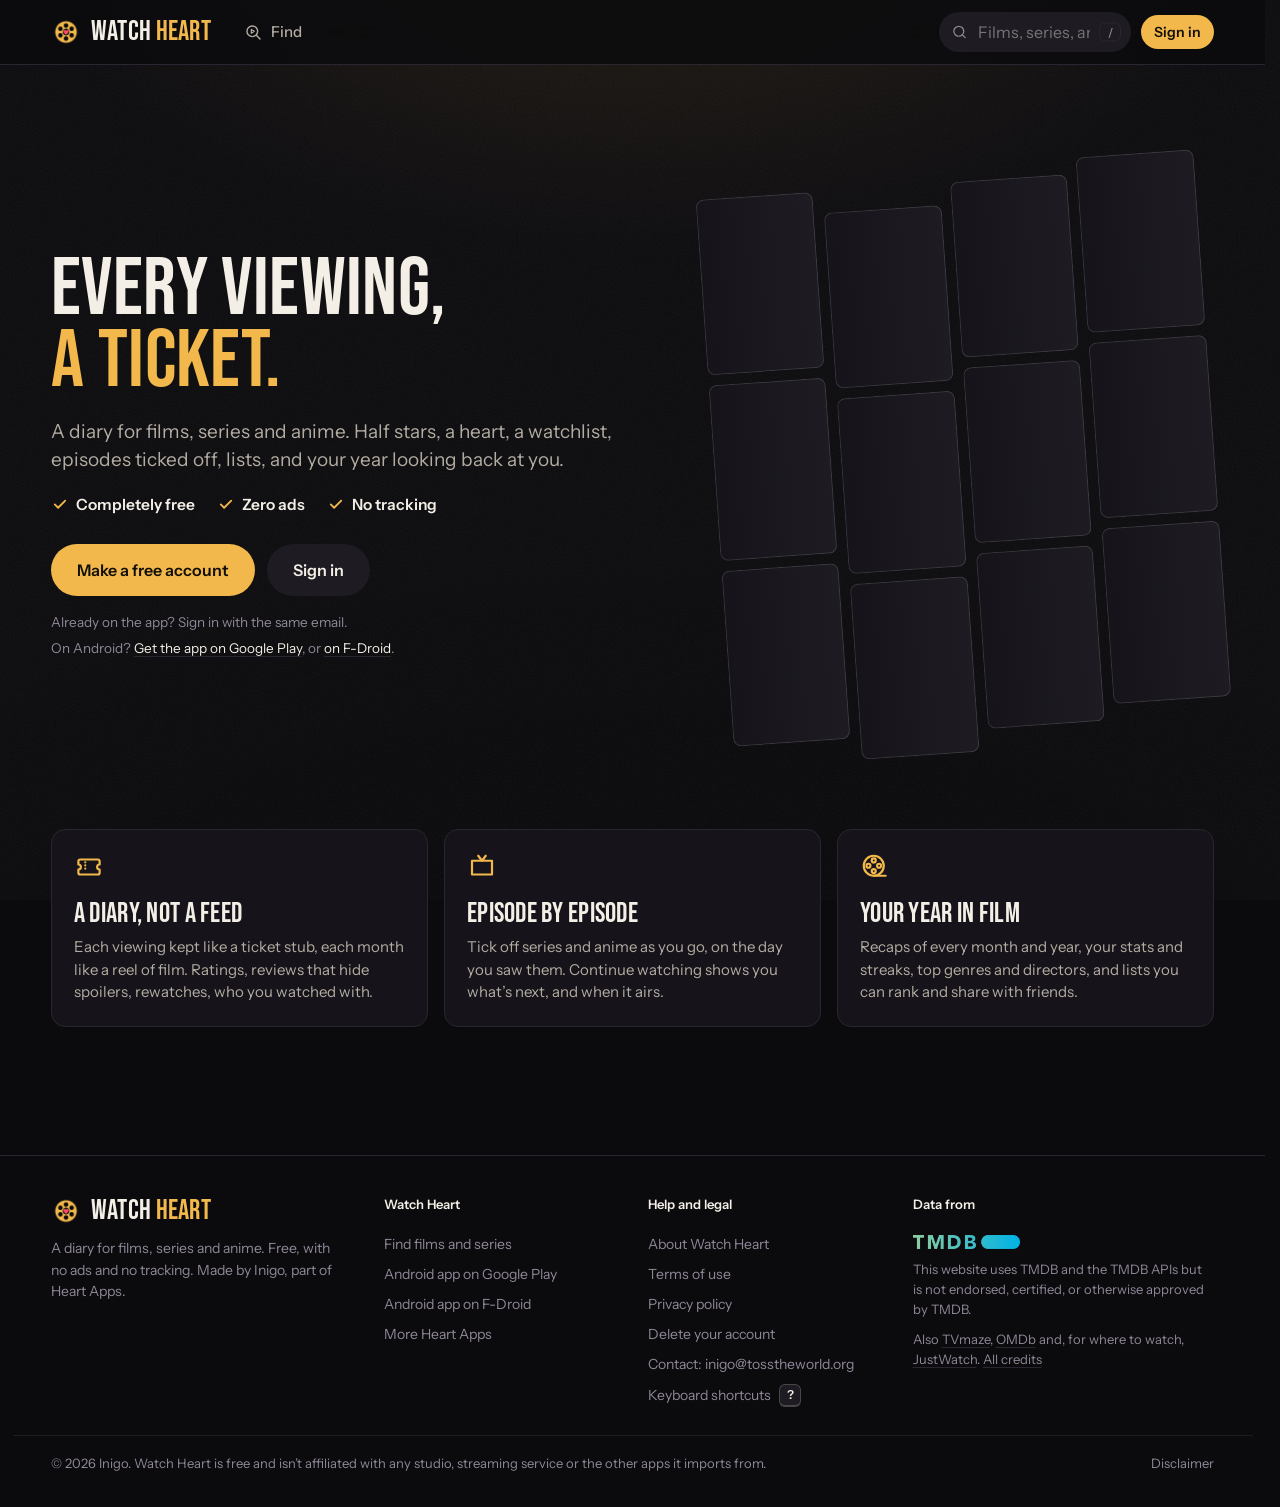
<file: index.html>
<!doctype html>
<html lang="en" data-theme="dark">
  <head>
    <meta charset="UTF-8" />
    <meta name="viewport" content="width=device-width, initial-scale=1, viewport-fit=cover" />
    <meta name="theme-color" content="#0B0A0D" />
    <meta name="description" content="Watch Heart on the web: your diary of films, series and anime, the same one as in the app. Log with half stars and a heart, keep a watchlist, follow series episode by episode, make lists and look back on your year." />
    <link rel="canonical" href="https://watchheart.in/" />
    <meta property="og:type" content="website" />
    <meta property="og:site_name" content="Watch Heart" />
    <meta property="og:title" content="Watch Heart: your film, series and anime diary" />
    <meta property="og:description" content="Log what you watched with half stars and a heart, keep a watchlist, tick off series episode by episode and look back on your year. On the web and on Android, in one account." />
    <meta property="og:url" content="https://watchheart.in/" />
    <meta property="og:image" content="https://watchheart.in/og.png" />
    <meta property="og:image:secure_url" content="https://watchheart.in/og.png" />
    <meta property="og:image:type" content="image/png" />
    <meta property="og:image:width" content="1200" />
    <meta property="og:image:height" content="630" />
    <meta property="og:image:alt" content="Watch Heart: every viewing, a ticket. A diary for films, series and anime." />
    <meta name="twitter:card" content="summary_large_image" />
    <meta name="twitter:title" content="Watch Heart: your film, series and anime diary" />
    <meta name="twitter:image" content="https://watchheart.in/og.png" />
    <link rel="icon" type="image/png" href="favicon.png" />
    <link rel="apple-touch-icon" href="icon.png" />
    <title>Watch Heart</title>
    <script type="module" crossorigin src="/assets/index-Cs19RJ-9.js"></script>
    <link rel="stylesheet" crossorigin href="/assets/index-GJwx33lx.css">
  </head>
  <body>
    <div id="root"></div>
  </body>
</html>
</file>
<file: assets/index-GJwx33lx.css>
@font-face{font-family:Instrument Sans;font-style:normal;font-display:swap;font-weight:400;src:url(/assets/instrument-sans-latin-ext-400-normal-Q_nF8v4l.woff2)format("woff2"),url(/assets/instrument-sans-latin-ext-400-normal-r32jotim.woff)format("woff");unicode-range:U+100-2BA,U+2BD-2C5,U+2C7-2CC,U+2CE-2D7,U+2DD-2FF,U+304,U+308,U+329,U+1D00-1DBF,U+1E00-1E9F,U+1EF2-1EFF,U+2020,U+20A0-20AB,U+20AD-20C0,U+2113,U+2C60-2C7F,U+A720-A7FF}@font-face{font-family:Instrument Sans;font-style:normal;font-display:swap;font-weight:400;src:url(/assets/instrument-sans-latin-400-normal-DRC__1Mx.woff2)format("woff2"),url(/assets/instrument-sans-latin-400-normal-D1W7dsQl.woff)format("woff");unicode-range:U+??,U+131,U+152-153,U+2BB-2BC,U+2C6,U+2DA,U+2DC,U+304,U+308,U+329,U+2000-206F,U+20AC,U+2122,U+2191,U+2193,U+2212,U+2215,U+FEFF,U+FFFD}@font-face{font-family:Instrument Sans;font-style:normal;font-display:swap;font-weight:500;src:url(/assets/instrument-sans-latin-ext-500-normal-CTEe1bJa.woff2)format("woff2"),url(/assets/instrument-sans-latin-ext-500-normal-CAxz3nsc.woff)format("woff");unicode-range:U+100-2BA,U+2BD-2C5,U+2C7-2CC,U+2CE-2D7,U+2DD-2FF,U+304,U+308,U+329,U+1D00-1DBF,U+1E00-1E9F,U+1EF2-1EFF,U+2020,U+20A0-20AB,U+20AD-20C0,U+2113,U+2C60-2C7F,U+A720-A7FF}@font-face{font-family:Instrument Sans;font-style:normal;font-display:swap;font-weight:500;src:url(/assets/instrument-sans-latin-500-normal-Dk9ku72i.woff2)format("woff2"),url(/assets/instrument-sans-latin-500-normal-Z6ESRlEs.woff)format("woff");unicode-range:U+??,U+131,U+152-153,U+2BB-2BC,U+2C6,U+2DA,U+2DC,U+304,U+308,U+329,U+2000-206F,U+20AC,U+2122,U+2191,U+2193,U+2212,U+2215,U+FEFF,U+FFFD}@font-face{font-family:Instrument Sans;font-style:normal;font-display:swap;font-weight:600;src:url(/assets/instrument-sans-latin-ext-600-normal-BsaQcF38.woff2)format("woff2"),url(/assets/instrument-sans-latin-ext-600-normal-DMks36a2.woff)format("woff");unicode-range:U+100-2BA,U+2BD-2C5,U+2C7-2CC,U+2CE-2D7,U+2DD-2FF,U+304,U+308,U+329,U+1D00-1DBF,U+1E00-1E9F,U+1EF2-1EFF,U+2020,U+20A0-20AB,U+20AD-20C0,U+2113,U+2C60-2C7F,U+A720-A7FF}@font-face{font-family:Instrument Sans;font-style:normal;font-display:swap;font-weight:600;src:url(/assets/instrument-sans-latin-600-normal-B7fBEWYG.woff2)format("woff2"),url(/assets/instrument-sans-latin-600-normal-B9e8oLYv.woff)format("woff");unicode-range:U+??,U+131,U+152-153,U+2BB-2BC,U+2C6,U+2DA,U+2DC,U+304,U+308,U+329,U+2000-206F,U+20AC,U+2122,U+2191,U+2193,U+2212,U+2215,U+FEFF,U+FFFD}@font-face{font-family:Instrument Sans;font-style:normal;font-display:swap;font-weight:700;src:url(/assets/instrument-sans-latin-ext-700-normal-ClYbKGw-.woff2)format("woff2"),url(/assets/instrument-sans-latin-ext-700-normal-BQc-7cTM.woff)format("woff");unicode-range:U+100-2BA,U+2BD-2C5,U+2C7-2CC,U+2CE-2D7,U+2DD-2FF,U+304,U+308,U+329,U+1D00-1DBF,U+1E00-1E9F,U+1EF2-1EFF,U+2020,U+20A0-20AB,U+20AD-20C0,U+2113,U+2C60-2C7F,U+A720-A7FF}@font-face{font-family:Instrument Sans;font-style:normal;font-display:swap;font-weight:700;src:url(/assets/instrument-sans-latin-700-normal-CYfAanHo.woff2)format("woff2"),url(/assets/instrument-sans-latin-700-normal-DfAjL1vF.woff)format("woff");unicode-range:U+??,U+131,U+152-153,U+2BB-2BC,U+2C6,U+2DA,U+2DC,U+304,U+308,U+329,U+2000-206F,U+20AC,U+2122,U+2191,U+2193,U+2212,U+2215,U+FEFF,U+FFFD}@font-face{font-family:Bebas Neue;font-style:normal;font-display:swap;font-weight:400;src:url(/assets/bebas-neue-latin-ext-400-normal-DWiEslNC.woff2)format("woff2"),url(/assets/bebas-neue-latin-ext-400-normal-HFKRJXnW.woff)format("woff");unicode-range:U+100-2BA,U+2BD-2C5,U+2C7-2CC,U+2CE-2D7,U+2DD-2FF,U+304,U+308,U+329,U+1D00-1DBF,U+1E00-1E9F,U+1EF2-1EFF,U+2020,U+20A0-20AB,U+20AD-20C0,U+2113,U+2C60-2C7F,U+A720-A7FF}@font-face{font-family:Bebas Neue;font-style:normal;font-display:swap;font-weight:400;src:url(/assets/bebas-neue-latin-400-normal-9mHNbWWO.woff2)format("woff2"),url(/assets/bebas-neue-latin-400-normal-Bi-ndsyu.woff)format("woff");unicode-range:U+??,U+131,U+152-153,U+2BB-2BC,U+2C6,U+2DA,U+2DC,U+304,U+308,U+329,U+2000-206F,U+20AC,U+2122,U+2191,U+2193,U+2212,U+2215,U+FEFF,U+FFFD}@font-face{font-family:Courier Prime;font-style:normal;font-display:swap;font-weight:400;src:url(/assets/courier-prime-latin-ext-400-normal-B-EsvyE4.woff2)format("woff2"),url(/assets/courier-prime-latin-ext-400-normal-CKOCNFvK.woff)format("woff");unicode-range:U+100-2BA,U+2BD-2C5,U+2C7-2CC,U+2CE-2D7,U+2DD-2FF,U+304,U+308,U+329,U+1D00-1DBF,U+1E00-1E9F,U+1EF2-1EFF,U+2020,U+20A0-20AB,U+20AD-20C0,U+2113,U+2C60-2C7F,U+A720-A7FF}@font-face{font-family:Courier Prime;font-style:normal;font-display:swap;font-weight:400;src:url(/assets/courier-prime-latin-400-normal-BbyBr73r.woff2)format("woff2"),url(/assets/courier-prime-latin-400-normal-BAlbUm6l.woff)format("woff");unicode-range:U+??,U+131,U+152-153,U+2BB-2BC,U+2C6,U+2DA,U+2DC,U+304,U+308,U+329,U+2000-206F,U+20AC,U+2122,U+2191,U+2193,U+2212,U+2215,U+FEFF,U+FFFD}@font-face{font-family:Courier Prime;font-style:normal;font-display:swap;font-weight:700;src:url(/assets/courier-prime-latin-ext-700-normal-ByMJlNdM.woff2)format("woff2"),url(/assets/courier-prime-latin-ext-700-normal-BIFoAzHx.woff)format("woff");unicode-range:U+100-2BA,U+2BD-2C5,U+2C7-2CC,U+2CE-2D7,U+2DD-2FF,U+304,U+308,U+329,U+1D00-1DBF,U+1E00-1E9F,U+1EF2-1EFF,U+2020,U+20A0-20AB,U+20AD-20C0,U+2113,U+2C60-2C7F,U+A720-A7FF}@font-face{font-family:Courier Prime;font-style:normal;font-display:swap;font-weight:700;src:url(/assets/courier-prime-latin-700-normal-D1YCjmaD.woff2)format("woff2"),url(/assets/courier-prime-latin-700-normal-CVvp4Sof.woff)format("woff");unicode-range:U+??,U+131,U+152-153,U+2BB-2BC,U+2C6,U+2DA,U+2DC,U+304,U+308,U+329,U+2000-206F,U+20AC,U+2122,U+2191,U+2193,U+2212,U+2215,U+FEFF,U+FFFD}:root{--bg:#0b0a0d;--glow:11%;--vignette:45%;--grain:.07;--card:#16141a;--elevated:#1e1b23;--text:#f4efe6;--muted:#8f8898;--muted-2:#b3aca2;--border:#2a2631;--accent:#f2b84b;--accent-on-dark:#f2b84b;--accent-text:#120f08;--accent-soft:#33280f;--chip:#1e1b23;--chip-active:#f4efe6;--chip-active-text:#0b0a0d;--star:#f2b84b;--like:#ff4d6d;--danger:#ff6464;--overlay:#000000c7;--hole:#0b0a0d;--strip:#000;--ticket:#1b1820;--ticket-edge:#2e2935;--kind-movie:#f2b84b;--kind-tv:#3de0f0;--kind-anime:#ff8fc7;--topbar:#0b0a0d;--font-ui:"Instrument Sans", system-ui, -apple-system, "Segoe UI", Roboto, sans-serif;--font-display:"Bebas Neue", Impact, "Arial Narrow", sans-serif;--font-ticket:"Courier Prime", "Courier New", monospace;--radius:14px;--radius-sm:10px;--gutter:clamp(16px, 3vw, 40px);--page:1240px;--ease-out:cubic-bezier(.23, 1, .32, 1);--ease-in-out:cubic-bezier(.77, 0, .175, 1);--shadow-raised:0 10px 30px #00000061;--lightningcss-light: ;--lightningcss-dark:initial;color-scheme:dark}:root[data-theme=light]{--bg:#f3ede1;--glow:14%;--vignette:0%;--grain:.05;--card:#fbf8f1;--elevated:#fff;--text:#1a1714;--muted:#685f54;--muted-2:#685f54;--border:#e0d6c5;--chip:#e9e1d2;--chip-active:#1a1714;--chip-active-text:#f3ede1;--star:#a06e00;--like:#e0314b;--danger:#b42f2f;--overlay:#14100c99;--hole:#f3ede1;--ticket:#fbf8f1;--ticket-edge:#e0d6c5;--kind-movie:#87600f;--kind-tv:#086c76;--kind-anime:#b8306f;--topbar:#f3ede1;--shadow-raised:0 10px 30px #3c280a24;--lightningcss-light:initial;--lightningcss-dark: ;color-scheme:light}*,:before,:after{box-sizing:border-box}html{-webkit-text-size-adjust:100%;scrollbar-gutter:stable;scrollbar-color:var(--border) transparent}body{background:var(--bg);color:var(--text);font:400 16px/1.5 var(--font-ui);-webkit-font-smoothing:antialiased;text-rendering:optimizelegibility;margin:0}img{max-width:100%;display:block}a{color:inherit;text-decoration:none}button,input,textarea,select{font:inherit;color:inherit}button{cursor:pointer;background:0 0;border:0;padding:0}html{-webkit-tap-highlight-color:transparent}:focus-visible{outline:2px solid var(--accent);outline-offset:2px}::selection{background:var(--accent);color:var(--accent-text)}.sr-only{clip:rect(0 0 0 0);white-space:nowrap;border:0;width:1px;height:1px;margin:-1px;padding:0;position:absolute;overflow:hidden}.muted{color:var(--muted)}.ticket-type{font-family:var(--font-ticket)}.topbar{z-index:40;background:color-mix(in srgb, var(--topbar) 80%, transparent);-webkit-backdrop-filter:blur(16px)saturate(1.2);backdrop-filter:blur(16px)saturate(1.2);border-bottom:1px solid var(--border);position:sticky;top:0}.topbar-inner{max-width:var(--page);padding:0 var(--gutter);align-items:center;gap:22px;height:64px;margin:0 auto;display:flex}.brand{font:400 28px/1 var(--font-display);letter-spacing:.01em;white-space:nowrap;flex:none;align-items:center;gap:10px;display:inline-flex}.brand img{border-radius:8px;width:30px;height:30px}.brand b{color:var(--accent);font-weight:400}.nav{gap:4px;display:flex}.nav a{min-height:40px;color:var(--muted-2);border-radius:999px;align-items:center;gap:8px;padding:0 11px;font-size:15px;font-weight:500;transition:color .16s,background-color .16s;display:inline-flex}.nav a:hover{color:var(--text)}.nav a.active{color:var(--text);background:var(--chip)}.nav a.active svg{color:var(--accent)}.top-actions{align-items:center;gap:10px;margin-left:auto;display:flex}input[type=search]::-webkit-search-cancel-button{appearance:none}input[type=search]::-webkit-search-decoration{appearance:none}.searchbox{position:relative}.searchbox input{background:var(--chip);width:clamp(160px,15vw,240px);height:40px;transition:border-color .16s, width .22s var(--ease-out);border:1px solid #0000;border-radius:999px;outline:none;padding:0 36px 0 38px}.searchbox input:focus{border-color:var(--border);width:clamp(220px,26vw,340px)}.searchbox:has(.qs-panel) input{border-color:var(--border);width:clamp(220px,26vw,340px)}.searchbox>svg{color:var(--muted);pointer-events:none;position:absolute;top:20px;left:12px;translate:0 -50%}.searchbox kbd{font:500 12px var(--font-ui);color:var(--muted);border:1px solid var(--border);border-radius:6px;padding:1px 6px;position:absolute;top:20px;right:10px;translate:0 -50%}.searchbox input:focus~kbd{display:none}.qs-clear{width:28px;height:28px;color:var(--muted);border-radius:50%;place-items:center;display:grid;position:absolute;top:20px;right:6px;translate:0 -50%}.qs-clear:hover{color:var(--text);background:color-mix(in srgb, var(--text) 8%, transparent)}.qs-panel{z-index:60;width:min(460px, calc(100vw - 2 * var(--gutter)));overscroll-behavior:contain;background:var(--elevated);border:1px solid var(--border);max-height:min(560px,100vh - 96px);box-shadow:var(--shadow-raised);animation:drop .18s var(--ease-out);border-radius:16px;padding:6px;position:absolute;top:calc(100% + 10px);right:0;overflow-y:auto}@keyframes drop{0%{opacity:0;translate:0 -6px}}.qs-panel ul{margin:0;padding:0;list-style:none}.qs-panel.stale .qs-row:not(.qs-all){opacity:.55}.qs-label{font:600 13px/1.3 var(--font-ui);color:var(--muted);margin:0;padding:10px 10px 6px}.qs-row{border-radius:10px;grid-template-columns:34px minmax(0,1fr) auto;align-items:center;gap:12px;padding:6px 10px 6px 6px;transition:opacity .16s;display:grid}.qs-row.on{background:var(--chip)}.qs-row .poster{border-radius:4px;width:34px}.qs-row .poster .no-art{padding:2px;font-size:10px}.qs-text{gap:2px;min-width:0;display:grid}.qs-text strong{white-space:nowrap;text-overflow:ellipsis;font-size:15px;font-weight:600;overflow:hidden}.qs-text small{min-width:0;color:var(--muted);white-space:nowrap;align-items:center;gap:8px;font-size:13px;display:flex}.qs-text mark{color:var(--accent);background:0 0}.qs-kind{font-weight:600}.qs-kind.movie{color:var(--kind-movie)}.qs-kind.tv{color:var(--kind-tv)}.qs-kind.anime{color:var(--kind-anime)}.qs-orig{text-overflow:ellipsis;overflow:hidden}.qs-mine{color:var(--accent);white-space:nowrap;font-size:12.5px;font-weight:600}.qs-row.qs-all{border-top:1px solid var(--border);min-height:42px;color:var(--muted-2);border-radius:0 0 10px 10px;margin-top:4px;padding:0 10px;font-size:14px;font-weight:600;display:flex}.qs-row.qs-all.on{color:var(--text)}.qs-all-text{text-overflow:ellipsis;white-space:nowrap;align-items:center;gap:4px;min-width:0;display:inline-flex;overflow:hidden}.qs-state{padding:0 4px 6px}.qs-note{color:var(--muted);margin:0;padding:6px 6px 10px;font-size:14px}.qs-ghost{grid-template-columns:34px minmax(0,1fr);align-items:center;gap:12px;padding:6px 6px 6px 2px;display:grid}.qs-ghost .poster{width:34px}.qs-ghost>.skeleton:last-child{width:60%;height:12px}.field-search{display:block;position:relative}.field-search>svg{color:var(--muted);pointer-events:none;position:absolute;top:50%;left:14px;translate:0 -50%}.field-search input{background:var(--chip);border:1px solid #0000;border-radius:999px;outline:none;width:100%;height:46px;padding:0 44px 0 42px;transition:border-color .16s}.field-search input:focus{border-color:var(--border)}.field-search.big input{height:54px;padding-left:46px;font-size:17px}.field-search.big>svg{left:16px}.field-search .qs-clear{top:50%;right:9px}.avatar-btn{border-radius:50%}.icon-btn{width:40px;height:40px;color:var(--muted-2);border-radius:50%;place-items:center;transition:background-color .16s,color .16s;display:inline-grid}.icon-btn:hover{background:var(--chip);color:var(--text)}.only-mobile{display:none!important}@media (width<=1260px) and (width>=861px){.searchbox{display:none}.top-actions .only-mobile{display:inline-grid!important}.topbar-inner{gap:16px}}.tabbar{display:none}@media (width<=860px){.nav,.searchbox,.only-desktop{display:none!important}.only-mobile{display:inline-grid!important}.topbar-inner{gap:12px;height:58px}.brand{font-size:25px}.tabbar{z-index:40;padding-bottom:env(safe-area-inset-bottom);background:var(--topbar);border-top:1px solid var(--border);grid-template-columns:repeat(5,1fr);display:grid;position:fixed;inset:auto 0 0}.tabbar a{color:var(--muted);justify-items:center;gap:2px;min-height:56px;padding:8px 0 7px;font-size:11.5px;font-weight:500;display:grid}.tabbar a.active{color:var(--accent)}.tabbar .tab-light{pointer-events:none;width:20%;height:2px;transition:transform .42s var(--ease-out);justify-content:center;display:flex;position:absolute;top:-1px;left:0}.tabbar .tab-light:before{content:"";background:var(--accent);border-radius:0 0 2px 2px;width:36px;height:2px}.tabbar .tab-light[hidden]{display:none}@media (prefers-reduced-motion:reduce){.tabbar .tab-light{transition:none}}.tabbar a.log-tab{align-content:center;padding:0;font-size:0;position:relative}.tabbar a.log-tab .log-orb{background:var(--accent);width:50px;height:50px;color:var(--accent-text);box-shadow:0 0 0 5px var(--topbar);transition:transform .14s var(--ease-out);border-radius:50%;place-items:center;margin-top:-18px;display:grid}.tabbar a.log-tab:active .log-orb{transform:scale(.93)}main{padding-bottom:84px}}.room-light{z-index:-1;pointer-events:none;background:radial-gradient(70% 55% at 50% -12%, color-mix(in srgb, var(--accent) var(--glow), transparent), transparent 72%), radial-gradient(120% 90% at 50% 120%, color-mix(in srgb, #000 var(--vignette), transparent), transparent 70%);position:fixed;inset:0}.room-light:after{content:"";opacity:var(--grain);background-image:url("data:image/svg+xml,%3Csvg xmlns='http://www.w3.org/2000/svg' width='180' height='180'%3E%3Cfilter id='n'%3E%3CfeTurbulence type='fractalNoise' baseFrequency='0.9' numOctaves='2' stitchTiles='stitch'/%3E%3CfeColorMatrix values='0 0 0 0 0.5 0 0 0 0 0.5 0 0 0 0 0.5 0 0 0 1 0'/%3E%3C/filter%3E%3Crect width='100%25' height='100%25' filter='url(%23n)'/%3E%3C/svg%3E");background-size:180px 180px;position:absolute;inset:0}@media print{.room-light{display:none}}main{min-height:calc(100vh - 64px)}.page{max-width:var(--page);padding:clamp(20px, 3.4vw, 40px) var(--gutter) 72px;margin:0 auto}.page-title{font:400 clamp(44px, 6vw, 72px)/.92 var(--font-display);letter-spacing:.005em;margin:0}.page-title b{color:var(--accent);font-weight:400}.page-head{flex-wrap:wrap;align-items:end;gap:16px;margin-bottom:28px;display:flex}.page-head .grow{flex:1}.lede{color:var(--muted-2);text-wrap:pretty;max-width:68ch;margin:10px 0 0}p,h1,h2,h3{text-wrap:pretty}.section{margin-top:clamp(32px,4vw,52px)}.section-head{flex-wrap:wrap;align-items:baseline;gap:2px 12px;margin-bottom:14px;display:flex}.section-head h2{max-width:100%;font:600 20px/1.25 var(--font-ui);flex:none;margin:0}.section-head .note{color:var(--muted);font-size:14px}.section-head .more{color:var(--muted);align-items:center;gap:2px;margin-left:auto;font-size:14px;font-weight:500;display:inline-flex}.section-head .more:hover{color:var(--text)}.label{font:600 13px/1.3 var(--font-ui);color:var(--muted);margin:0 0 8px}.card{background:var(--card);border:1px solid var(--border);border-radius:var(--radius)}.pad{padding:clamp(16px,2vw,24px)}.divider{background:var(--border);border:0;height:1px;margin:20px 0}.btn{background:var(--chip);min-height:42px;color:var(--text);white-space:nowrap;transition:background-color .16s, transform .14s var(--ease-out), opacity .16s;border-radius:999px;justify-content:center;align-items:center;gap:8px;padding:0 18px;font-size:15px;font-weight:600;display:inline-flex}.btn:hover{background:color-mix(in srgb, var(--chip) 80%, var(--text) 12%)}.btn:active{transform:scale(.97)}.btn.primary{background:var(--accent);color:var(--accent-text)}.btn.primary:hover{background:color-mix(in srgb, var(--accent) 88%, white 12%)}.btn.ghost{background:0 0}.btn.ghost:hover{background:var(--chip)}.btn.danger{color:var(--danger)}.btn.small{min-height:34px;padding:0 13px;font-size:14px}.btn.big{min-height:52px;padding:0 26px;font-size:16px}.btn.block{width:100%}.btn[disabled]{opacity:.45;pointer-events:none}.btn.on{background:var(--chip-active);color:var(--chip-active-text)}.btn.liked svg{color:var(--like)}.chips{flex-wrap:wrap;gap:8px;display:flex}.chip{background:var(--chip);min-height:36px;color:var(--text);border-radius:999px;align-items:center;gap:6px;padding:0 14px;font-size:14px;font-weight:500;transition:background-color .16s,color .16s;display:inline-flex}.chip:hover{background:color-mix(in srgb, var(--chip) 80%, var(--text) 10%)}.chip.on{background:var(--chip-active);color:var(--chip-active-text)}.chip .count{opacity:.6;font-weight:400}.wl-tools{flex:320px;align-items:center;gap:8px;min-width:0;display:flex}.wl-chips{scrollbar-width:none;flex-wrap:nowrap;flex:0 auto;min-width:0;margin-block:-4px;padding-block:4px;overflow-x:auto}.wl-chips::-webkit-scrollbar{display:none}.wl-chips>.chip{flex:none}@media (pointer:coarse){.chip{position:relative}.chip:after{content:"";position:absolute;inset:-4px 0}}.seg{isolation:isolate;background:var(--chip);border-radius:999px;gap:2px;max-width:100%;padding:4px;display:inline-flex;position:relative}.seg-thumb{z-index:-1;background:var(--chip-active);width:0;transition:transform .26s var(--ease-in-out), width .26s var(--ease-in-out), opacity .16s ease;border-radius:999px;position:absolute;top:4px;bottom:4px;left:0;box-shadow:0 1px 2px #0003,0 4px 14px #0000002e}.seg button{min-height:34px;color:var(--muted-2);white-space:nowrap;border-radius:999px;justify-content:center;align-items:center;gap:8px;padding:0 14px;font-size:14px;font-weight:500;transition:color .2s;display:inline-flex;position:relative}.seg button[aria-pressed=true],.seg button[aria-selected=true]{background:var(--chip-active);color:var(--chip-active-text)}:is(.seg:has(>.seg-thumb) button[aria-pressed=true],.seg:has(>.seg-thumb) button[aria-selected=true]){background:0 0}@media (hover:hover) and (pointer:fine){.seg button:not([aria-pressed=true],[aria-selected=true]):hover{color:var(--text)}}.seg.tabs{box-shadow:inset 0 0 0 1px var(--border);padding:5px}.seg.tabs .seg-thumb{top:5px;bottom:5px}.seg.tabs button{min-height:42px;padding:0 16px 0 20px;font-size:15px;font-weight:600}.seg .n{font-variant-numeric:tabular-nums;background:color-mix(in srgb, var(--text) 10%, transparent);min-width:26px;height:24px;color:var(--muted-2);border-radius:999px;place-items:center;padding:0 8px;font-size:12.5px;font-weight:700;transition:background-color .2s,color .2s;display:inline-grid}.seg [aria-selected=true] .n,.seg [aria-pressed=true] .n{background:var(--accent);color:var(--accent-text)}.kind{border:1px solid;border-radius:6px;place-self:start;align-items:center;height:22px;padding:0 7px;font-size:12.5px;font-weight:600;display:inline-flex}.kind.movie{color:var(--kind-movie)}.kind.tv{color:var(--kind-tv)}.kind.anime{color:var(--kind-anime)}.field{gap:6px;display:grid}.field>span{color:var(--muted-2);font-size:14px;font-weight:600}.input,.textarea,.select{border-radius:var(--radius-sm);background:var(--elevated);border:1px solid var(--border);outline:none;width:100%;min-height:46px;padding:11px 14px;transition:border-color .16s}.input:focus,.textarea:focus,.select:focus{border-color:var(--accent)}.select{appearance:none;cursor:pointer;text-overflow:ellipsis;background-image:url("data:image/svg+xml,%3Csvg xmlns='http://www.w3.org/2000/svg' viewBox='0 0 24 24' fill='none' stroke='%23908a80' stroke-width='2.2' stroke-linecap='round' stroke-linejoin='round'%3E%3Cpath d='M6 9l6 6 6-6'/%3E%3C/svg%3E");background-position:right 14px center;background-repeat:no-repeat;background-size:16px;padding-right:40px}.select::-ms-expand{display:none}.select-btn{text-align:left;white-space:nowrap;align-items:center;display:inline-flex}.select-btn>span{text-overflow:ellipsis;min-width:0;overflow:hidden}.select-btn[aria-expanded=true]{border-color:var(--accent)}.select-list{border:1px solid var(--border);background:var(--elevated);min-width:160px;max-width:min(380px,100vw - 24px);color:var(--text);overscroll-behavior:contain;scrollbar-width:thin;transform-origin:top;border-radius:14px;outline:none;margin:0;padding:6px;position:fixed;inset:auto;overflow-y:auto;box-shadow:0 18px 48px #0000006b,0 2px 6px #0003}.select-list[data-up=true]{transform-origin:bottom}.select-list:popover-open{opacity:1;transition:opacity .14s ease-out, transform .18s var(--ease-out);transform:none}@starting-style{.select-list:popover-open{opacity:0;transform:translateY(-4px)scale(.98)}}.select-list[data-up=true]:popover-open{transition:opacity .14s ease-out, transform .18s var(--ease-out)}@starting-style{.select-list[data-up=true]:popover-open{opacity:0;transform:translateY(4px)scale(.98)}}.select-opt{white-space:nowrap;cursor:pointer;-webkit-user-select:none;user-select:none;border-radius:9px;justify-content:space-between;align-items:center;gap:14px;min-height:38px;padding:8px 12px;font-size:14.5px;display:flex}.select-opt>span{text-overflow:ellipsis;overflow:hidden}.select-opt.active{background:var(--chip)}.select-opt[aria-selected=true]{color:var(--accent);font-weight:600}.select-opt svg{flex:none}@media (prefers-reduced-motion:reduce){.select-list:popover-open{transition:opacity .14s ease-out}.select-list[data-up=true]:popover-open{transition:opacity .14s ease-out}@starting-style{.select-list:popover-open{transform:none}.select-list[data-up=true]:popover-open{transform:none}}}.invite-code{align-items:center;min-width:200px;min-height:40px;display:inline-grid}.invite-code strong{letter-spacing:.12em;font-size:30px;line-height:1}.invite-code strong.arrive{animation:.24s ease-out fade-in}.invite-code .skeleton{border-radius:8px;width:188px;height:30px;display:block}.select.pill{border-radius:999px;padding-left:16px}.textarea{resize:vertical;min-height:120px;line-height:1.55}.textarea.wrap-line{resize:none;field-sizing:content;min-height:46px;line-height:1.5}.check{cursor:pointer;align-items:center;gap:10px;min-height:40px;font-weight:500;display:inline-flex}.check input{width:18px;height:18px;accent-color:var(--accent)}.check.remember{align-items:flex-start;min-height:0;margin-top:-4px}.check.remember input{margin-top:2px}.check.remember small{color:var(--muted);font-size:13px;font-weight:400;display:block}.form-grid{gap:16px;display:grid}.error-text{color:var(--danger);margin:0;font-size:14px}.hint{color:var(--muted);margin:0;font-size:13.5px}.hint a{color:var(--text);text-decoration:underline;-webkit-text-decoration-color:var(--border);text-decoration-color:var(--border);text-underline-offset:3px}.hint a:hover{-webkit-text-decoration-color:var(--accent);text-decoration-color:var(--accent)}.poster{aspect-ratio:2/3;background:var(--elevated);border-radius:8px;position:relative;overflow:hidden;box-shadow:inset 0 0 0 1px #ffffff12}.poster img{object-fit:cover;width:100%;height:100%}.fav-slot{border:2px dashed var(--border);box-shadow:none;color:var(--muted);font:500 14px/1.3 var(--font-ui);text-align:center;cursor:pointer;background:0 0;place-content:center;justify-items:center;gap:10px;padding:12px;transition:border-color .16s,color .16s;display:grid}.fav-slot:after{display:none}.fav-slot span{position:absolute;inset:calc(50% + 22px) 12px auto}@media (hover:hover) and (pointer:fine){.fav-slot:hover{border-color:var(--accent);color:var(--text)}}.poster:after{content:"";border-radius:inherit;pointer-events:none;position:absolute;inset:0;box-shadow:inset 0 0 0 1px #ffffff14}.poster .no-art{text-align:center;font:400 20px/1 var(--font-display);color:var(--muted);place-items:center;padding:10px;display:grid;position:absolute;inset:0}.poster-tile{align-content:start;gap:8px;min-width:0;display:grid;position:relative}.poster-tile .t{-webkit-line-clamp:2;-webkit-box-orient:vertical;font-size:14px;font-weight:500;line-height:1.3;display:-webkit-box;overflow:hidden}.poster-tile .s{color:var(--muted);align-items:center;gap:6px;margin-top:-4px;font-size:13px;display:flex}.poster-tile .badge{background:var(--accent-on-dark);color:#120f08;border-radius:6px;padding:2px 7px;font-size:12.5px;font-weight:700;position:absolute;bottom:8px;left:8px}.poster-link{transition:transform .2s var(--ease-out);border-radius:8px;display:block}.poster-link:hover{transform:translateY(-2px)}.poster-link:hover .poster{box-shadow:0 0 0 2px var(--accent)}.quick{opacity:0;transition:opacity .16s, translate .2s var(--ease-out);justify-content:center;gap:4px;display:flex;position:absolute;inset:auto 6px 6px;translate:0 4px}.poster-wrap{position:relative}.poster-wrap:hover .quick,.poster-wrap:focus-within .quick{opacity:1;translate:0}.quick button{color:#f4efe6;background:#0b0a0d;border-radius:50%;place-items:center;width:34px;height:34px;display:grid}.quick button:hover{color:var(--accent-on-dark);background:#000}.quick button.on{color:var(--accent-on-dark)}@media (hover:none){.quick{display:none}}.grid{grid-template-columns:repeat(auto-fill,minmax(clamp(112px,13vw,156px),1fr));gap:clamp(14px,1.8vw,22px) clamp(12px,1.4vw,18px);display:grid}.grid.small{grid-template-columns:repeat(auto-fill,minmax(96px,1fr))}.row{overscroll-behavior-x:contain;scroll-snap-type:x proximity;margin:0 calc(var(--gutter) * -1);padding-bottom:8px;padding-inline:var(--gutter);scroll-padding-inline:var(--gutter);grid-auto-columns:clamp(120px,14vw,160px);grid-auto-flow:column;gap:16px;margin-top:-6px;padding-top:6px;display:grid;overflow-x:auto}.row>*{scroll-snap-align:start}.row.wide{grid-auto-columns:clamp(240px,30vw,340px)}.rail{position:relative}.row,.people,.season-tabs{scrollbar-width:none}.row::-webkit-scrollbar{display:none}.people::-webkit-scrollbar{display:none}.season-tabs::-webkit-scrollbar{display:none}.rail>:first-child{--fade:max(var(--gutter), 28px);-webkit-mask-image:linear-gradient(to right, transparent, #000 var(--fade), #000 calc(100% - var(--fade)), transparent);mask-image:linear-gradient(to right, transparent, #000 var(--fade), #000 calc(100% - var(--fade)), transparent)}.rail.at-start>:first-child{-webkit-mask-image:linear-gradient(to right, #000 calc(100% - var(--fade)), transparent);mask-image:linear-gradient(to right, #000 calc(100% - var(--fade)), transparent)}.rail.at-end>:first-child{-webkit-mask-image:linear-gradient(to right, transparent, #000 var(--fade));mask-image:linear-gradient(to right, transparent, #000 var(--fade))}.rail.at-start.at-end>:first-child{-webkit-mask-image:none;mask-image:none}.rail-btn{z-index:3;width:44px;height:44px;color:var(--text);background:var(--elevated);-webkit-backdrop-filter:blur(10px);backdrop-filter:blur(10px);box-shadow:0 6px 20px #00000059, inset 0 0 0 1px var(--border);opacity:0;pointer-events:none;transition:opacity .16s ease, transform .2s var(--ease-out), color .16s ease;border-radius:50%;place-items:center;display:grid;position:absolute;top:50%;translate:0 calc(-50% - 16px)}.rail-btn.prev{left:max(calc(var(--gutter) * -1 + 6px), -22px);transform:translate(6px)}.rail-btn.next{right:max(calc(var(--gutter) * -1 + 6px), -22px);transform:translate(-6px)}.rail-btn:active{transform:scale(.94)}@media (hover:hover) and (pointer:fine){.rail:hover .rail-btn{opacity:1;pointer-events:auto;transform:none}.rail:hover .rail-btn:active{transform:scale(.94)}.rail.at-start .rail-btn.prev,.rail.at-end .rail-btn.next{opacity:0;pointer-events:none}.rail-btn:hover{color:var(--accent)}}@media (prefers-reduced-motion:reduce){.rail-btn{transition:opacity .16s;transform:none!important}}.stars{color:var(--star);align-items:center;gap:1px;line-height:1;display:inline-flex}.stars svg{flex:none}.star-input{touch-action:none;gap:2px;display:inline-flex}.star-input button{width:36px;height:36px;color:var(--border);position:relative}.star-input button svg{width:100%;height:100%}.star-input .half{width:50%;position:absolute;top:0;bottom:0}.star-input .half.l{left:0}.star-input .half.r{right:0}.heart-btn{width:44px;height:44px;color:var(--muted);transition:transform .16s var(--ease-out), color .16s;border-radius:50%;place-items:center;display:inline-grid}.heart-btn:hover{color:var(--text)}.heart-btn.on{color:var(--like)}.heart-btn:active{transform:scale(.88)}.strip{background:var(--strip);--sprocket:radial-gradient(circle at 50% 50%, transparent 0, transparent 0);border-radius:12px;padding:22px 14px;position:relative}.strip:before,.strip:after{content:"";background:repeating-linear-gradient(90deg,#2a2631 0 14px,#0000 14px 30px);border-radius:2px;height:8px;position:absolute;left:10px;right:10px}.strip:before{top:7px}.strip:after{bottom:7px}.week{grid-template-columns:repeat(7,minmax(0,1fr));gap:10px;display:grid}.week .day{text-align:center;gap:6px;min-width:0;display:grid}.week .day>span{font:700 12px var(--font-ticket);letter-spacing:.08em;color:#8f8898}.week .day.today>span{color:var(--accent-on-dark)}.week .frame{aspect-ratio:2/3;background:#141217;border-radius:4px;position:relative;overflow:hidden}.week .day.today .frame{box-shadow:0 0 0 2px var(--accent-on-dark)}.week .frame img{object-fit:cover;width:100%;height:100%}.week .frame .more{color:#f4efe6;font:700 11px var(--font-ui);background:#000;border-radius:4px;padding:1px 5px;position:absolute;bottom:4px;right:4px}.week-wrap{gap:12px;max-width:760px;display:grid}.week7{grid-template-columns:repeat(7,minmax(0,1fr));gap:clamp(6px,1.2vw,12px);padding:26px clamp(10px,1.6vw,18px);display:grid}.week-day{text-align:center;min-width:0;color:inherit;gap:7px;display:grid}.week-day:disabled{cursor:default}.week-day.future{opacity:.4}.week-name{font:700 11px/1 var(--font-ticket);letter-spacing:.1em;color:#8f8898}.week-day.today .week-name{color:var(--accent-on-dark)}.week-frame{aspect-ratio:2/3;color:var(--accent-on-dark);transition:box-shadow .16s, transform .2s var(--ease-out);background:#f4efe612;border-radius:4px;place-items:center;display:grid;position:relative;overflow:hidden;box-shadow:0 0 0 1.5px #0000}.week-frame .poster{border-radius:0;width:100%;height:100%}.week-day.lit .week-frame{box-shadow:0 0 0 1.5px var(--accent-on-dark)}.week-day:not(:disabled):active .week-frame{transform:scale(.96)}@media (hover:hover) and (pointer:fine){.week-day:not(:disabled):hover .week-frame{box-shadow:0 0 0 1.5px var(--accent-on-dark);transform:translateY(-2px)}}.week-more{background:var(--accent-on-dark);color:#141210;min-width:18px;height:18px;font:700 11px/1 var(--font-ui);border-radius:9px;place-items:center;padding:0 4px;display:grid;position:absolute;top:4px;right:4px}.week-tray{border:1px solid var(--border);background:var(--card);animation:tray-in .2s var(--ease-out);border-radius:12px;gap:10px;padding:12px 14px 14px;display:grid}.week-tray-head{justify-content:space-between;align-items:center;display:flex}.week-tray-head strong{font-size:14px}.week-tray-row{scrollbar-width:none;gap:14px;display:flex;overflow-x:auto}.week-tray-item{color:var(--text);width:96px}@keyframes tray-in{0%{opacity:0;transform:translateY(-6px)}}.pick-rolling .poster{filter:saturate(.75)}.pick-landed{animation:pick-pop .32s var(--ease-out)}@keyframes pick-pop{0%{transform:scale(.92)rotate(-2deg)}60%{transform:scale(1.03)}}@media (prefers-reduced-motion:reduce){.pick-landed,.week-tray{animation:none}}.reel-frame{color:#f4efe6;align-content:start;gap:7px;width:clamp(92px,9.5vw,118px);display:grid}.reel-frame .poster{transition:box-shadow .16s, transform .2s var(--ease-out);border-radius:4px}.reel-frame:hover .poster{box-shadow:0 0 0 2px var(--accent-on-dark);transform:translateY(-2px)}.reel-cap{gap:3px;min-width:0;display:grid}.reel-cap>span:first-child{-webkit-line-clamp:2;-webkit-box-orient:vertical;font-size:12.5px;font-weight:500;line-height:1.25;display:-webkit-box;overflow:hidden}.reel-cap .stars{color:var(--accent-on-dark)}.reel-add{aspect-ratio:2/3;color:#8f8898;width:clamp(80px,8vw,96px);font:700 12px var(--font-ticket);letter-spacing:.12em;text-transform:uppercase;border:1.5px dashed #3a3442;border-radius:4px;flex:none;place-content:center;align-self:start;justify-items:center;gap:6px;margin-top:20px;transition:color .16s,border-color .16s;display:grid}.reel-add:hover{color:var(--accent-on-dark);border-color:var(--accent-on-dark)}.reel-empty{color:#f4efe6;flex-wrap:wrap;justify-content:space-between;align-items:center;gap:16px 24px;padding:30px 26px;display:flex}.reel-empty strong{font:400 28px/1 var(--font-display);letter-spacing:.01em}.reel-empty p{color:#b3aca2;margin:6px 0 0;font-size:14.5px}.reel-empty .btn{border:1.5px solid var(--accent-on-dark);color:var(--accent-on-dark);background:0 0}.reel-empty .btn:hover{background:color-mix(in srgb, var(--accent-on-dark) 14%, transparent)}.friend-row{grid-auto-columns:clamp(124px,12.5vw,150px)}.fcard{grid-template-columns:minmax(0,1fr);align-content:start;gap:4px;min-width:0;display:grid}.fcard-art{transition:transform .2s var(--ease-out);border-radius:8px;margin-bottom:6px;position:relative}.fcard-poster{border-radius:8px;display:block}.fcard-art:has(.fcard-poster:hover){transform:translateY(-2px)}.fcard-poster:hover .poster{box-shadow:0 0 0 2px var(--accent)}.fcard-name:hover strong,.fcard-title:hover{color:var(--text);text-underline-offset:3px;text-decoration:underline}.fcard-who{box-shadow:0 0 0 3px var(--bg);border-radius:50%;position:absolute;bottom:-10px;left:8px}.fcard-name{align-items:baseline;gap:8px;min-width:0;margin-top:4px;font-size:14px;display:flex}.fcard-name strong{white-space:nowrap;text-overflow:ellipsis;font-weight:600;overflow:hidden}.fcard-name small{color:var(--muted);white-space:nowrap;margin-left:auto;font-size:12.5px}.fcard-title{color:var(--muted-2);-webkit-line-clamp:2;-webkit-box-orient:vertical;font-size:13.5px;line-height:1.3;display:-webkit-box;overflow:hidden}.fcard-marks{min-height:16px;color:var(--muted);flex-wrap:wrap;align-items:center;gap:4px 7px;display:flex}.fcard-marks .stars{color:var(--star)}.fcard-marks svg[fill=currentColor]{color:var(--like)}.soft-empty{flex-wrap:wrap;justify-content:space-between;align-items:center;gap:12px 20px;display:flex}.soft-empty p{color:var(--muted-2);margin:0}.upcoming{grid-template-columns:repeat(auto-fill,minmax(min(100%,340px),1fr));gap:10px;display:grid}.up-item{background:var(--card);border:1px solid var(--border);border-radius:12px;grid-template-columns:44px 40px minmax(0,1fr) auto;align-items:center;gap:14px;padding:10px 16px 10px 12px;transition:border-color .16s;display:grid}.up-item:hover{border-color:color-mix(in srgb, var(--accent) 50%, var(--border))}.up-date{font-family:var(--font-ticket);border-right:1px dashed var(--border);justify-items:center;padding-right:10px;display:grid}.up-date small{letter-spacing:.12em;color:var(--muted);font-size:11px;font-weight:700}.up-date strong{font:400 28px/1 var(--font-display)}.up-item .poster{border-radius:4px;width:40px}.up-text{gap:2px;min-width:0;display:grid}.up-text strong{white-space:nowrap;text-overflow:ellipsis;font-size:15px;font-weight:600;overflow:hidden}.up-text span{color:var(--muted-2);font-size:13.5px}.up-when{color:var(--muted);white-space:nowrap;font-size:13px;font-weight:600}.up-when.now{color:var(--accent)}.reel{background:var(--strip);color:#f4efe6;border-radius:12px;align-items:center;gap:16px;margin:34px 0 14px;padding:26px 22px;display:flex;position:relative}.reel:before,.reel:after{content:"";background:repeating-linear-gradient(90deg,#26222c 0 12px,#0000 12px 26px);border-radius:2px;height:7px;position:absolute;left:12px;right:12px}.reel:before{top:8px}.reel:after{bottom:8px}.reel h2{font:400 clamp(34px, 4vw, 44px)/.95 var(--font-display);letter-spacing:.01em;margin:0}.reel .sub{font:700 13px var(--font-ticket);letter-spacing:.12em;color:var(--accent-on-dark);flex-wrap:wrap;gap:18px;margin-top:6px;display:flex}.reel .grow{flex:1}.reel .btn{border:1.5px solid var(--accent-on-dark);color:var(--accent-on-dark);font-family:var(--font-ticket);letter-spacing:.1em;background:0 0}.reel .btn:hover{background:color-mix(in srgb, var(--accent-on-dark) 14%, transparent)}.tickets{gap:10px;display:grid}.ticket{--notch:9px;background:var(--ticket);border:1px solid var(--ticket-edge);transition:border-color .16s, transform .2s var(--ease-out), background-color .16s;-webkit-mask:radial-gradient(circle var(--notch) at 76px 0, transparent 98%, #000) top / 100% 51% no-repeat, radial-gradient(circle var(--notch) at 76px 100%, transparent 98%, #000) bottom / 100% 51% no-repeat;-webkit-mask:radial-gradient(circle var(--notch) at 76px 0, transparent 98%, #000) top / 100% 51% no-repeat, radial-gradient(circle var(--notch) at 76px 100%, transparent 98%, #000) bottom / 100% 51% no-repeat;mask:radial-gradient(circle var(--notch) at 76px 0, transparent 98%, #000) top / 100% 51% no-repeat, radial-gradient(circle var(--notch) at 76px 100%, transparent 98%, #000) bottom / 100% 51% no-repeat;--ink:var(--kind-movie);--tint:7.5%;--print:.06;isolation:isolate;background:color-mix(in srgb, var(--ticket), var(--ink) var(--tint));border-color:color-mix(in srgb, var(--ticket-edge), var(--ink) 20%);border-radius:12px;grid-template-columns:76px 1px 56px minmax(0,1fr) auto;align-items:center;gap:0 16px;padding:12px 18px 12px 0;display:grid;position:relative}.ticket.kind-tv{--ink:var(--kind-tv)}.ticket.kind-anime{--ink:var(--kind-anime)}:root[data-theme=light] .ticket{--tint:15%;--print:.09}.ticket:before{content:"";z-index:-1;background:var(--ink);opacity:var(--print);pointer-events:none;-webkit-mask:var(--paper) center / cover no-repeat;-webkit-mask:var(--paper) center / cover no-repeat;mask:var(--paper) center / cover no-repeat;position:absolute;inset:0}.ticket:hover{border-color:color-mix(in srgb, var(--ticket-edge), var(--ink) 55%);background:color-mix(in srgb, var(--ticket), var(--ink) calc(var(--tint) + 4%))}.ticket .loved-stamp{width:34px;height:34px;color:var(--like);box-shadow:inset 0 0 0 2.5px color-mix(in srgb, var(--ticket), var(--ink) var(--tint)), inset 0 0 0 3.5px currentColor;opacity:.88;border:2px solid;border-radius:50%;place-items:center;display:grid;rotate:-14deg}.ticket .stub{font-family:var(--font-ticket);justify-items:center;display:grid}.ticket .stub small{letter-spacing:.1em;color:var(--muted);font-size:12px;font-weight:700}.ticket .stub strong{font:400 34px/1 var(--font-display)}.ticket .stub.undated strong{letter-spacing:.04em;color:var(--muted);font-size:20px}.ticket .perf{background:repeating-linear-gradient(180deg, var(--ticket-edge) 0 5px, transparent 5px 10px);align-self:stretch;margin:-12px 0}.ticket .poster{border-radius:5px;width:56px}.ticket .body{gap:5px;min-width:0;display:grid}.ticket .title-line{align-items:baseline;gap:10px;min-width:0;display:flex}.ticket .title-line strong{white-space:nowrap;text-overflow:ellipsis;font-size:17px;font-weight:600;overflow:hidden}.ticket .title-line span{font:400 14px var(--font-ticket);color:var(--muted);flex:none}.ticket .meta{color:var(--muted-2);flex-wrap:wrap;align-items:center;gap:6px 12px;font-size:14px;display:flex}.ticket .meta .prog{font-family:var(--font-ticket)}.ticket .marks{color:var(--muted);align-items:center;gap:10px;display:flex}.ticket .marks .like{color:var(--like)}.ticket .stub{align-content:center;align-self:stretch}.ticket .review{color:var(--muted-2);-webkit-line-clamp:1;-webkit-box-orient:vertical;font-size:14px;display:-webkit-box;overflow:hidden}@media (width<=600px){.ticket{-webkit-mask:radial-gradient(circle var(--notch) at 58px 0, transparent 98%, #000) top / 100% 51% no-repeat, radial-gradient(circle var(--notch) at 58px 100%, transparent 98%, #000) bottom / 100% 51% no-repeat;-webkit-mask:radial-gradient(circle var(--notch) at 58px 0, transparent 98%, #000) top / 100% 51% no-repeat, radial-gradient(circle var(--notch) at 58px 100%, transparent 98%, #000) bottom / 100% 51% no-repeat;mask:radial-gradient(circle var(--notch) at 58px 0, transparent 98%, #000) top / 100% 51% no-repeat, radial-gradient(circle var(--notch) at 58px 100%, transparent 98%, #000) bottom / 100% 51% no-repeat;grid-template-columns:58px 1px 46px minmax(0,1fr);gap:0 12px;padding-right:12px}.ticket .poster{width:46px}.ticket .marks{grid-column:4}.ticket .loved-stamp{width:30px;height:30px}.ticket .stub strong{font-size:28px}}.table-wrap{border:1px solid var(--border);border-radius:var(--radius);background:var(--card);overflow-x:auto}table.diary{border-collapse:collapse;width:100%;font-size:14.5px}table.diary th{text-align:left;color:var(--muted);border-bottom:1px solid var(--border);white-space:nowrap;padding:12px 14px;font-size:12.5px;font-weight:600}table.diary td{border-bottom:1px solid var(--border);vertical-align:middle;padding:9px 14px}table.diary tr:last-child td{border-bottom:0}table.diary tr:hover td{background:color-mix(in srgb, var(--card) 92%, var(--text) 8%)}table.diary .mon{font:400 22px/1 var(--font-display);color:var(--muted)}table.diary .dd{font:400 26px/1 var(--font-display)}table.diary .film{align-items:center;gap:12px;min-width:240px;display:flex}table.diary .film .poster{border-radius:4px;flex:none;width:34px}table.diary .film strong{font-weight:600}.stamp{border:3px double var(--accent);color:var(--accent);font:700 18px var(--font-ticket);letter-spacing:.18em;animation:stamp .42s var(--ease-out) both;border-radius:6px;place-items:center;padding:6px 14px;display:inline-grid;transform:rotate(-8deg)}@keyframes stamp{0%{opacity:0;transform:rotate(-8deg)scale(1.8)}to{opacity:1;transform:rotate(-8deg)scale(1)}}.backdrop{height:clamp(220px,32vw,420px);margin-bottom:clamp(-220px,-15vw,-110px);position:relative;overflow:hidden}.backdrop img{object-fit:cover;object-position:center 25%;opacity:0;width:100%;height:100%;transition:opacity .36s var(--ease-out)}.backdrop img.in{opacity:1}@media (prefers-reduced-motion:reduce){.backdrop img{transition:none}}.backdrop:after{content:"";background:linear-gradient(180deg, color-mix(in srgb, var(--bg) 20%, transparent) 0%, transparent 30%, color-mix(in srgb, var(--bg) 70%, transparent) 70%, var(--bg) 100%), linear-gradient(90deg, color-mix(in srgb, var(--bg) 70%, transparent), transparent 40%, transparent 60%, color-mix(in srgb, var(--bg) 70%, transparent));position:absolute;inset:0}.title-hero{grid-template-columns:clamp(150px,20vw,250px) minmax(0,1fr) 300px;align-items:start;gap:clamp(20px,3vw,40px);display:grid;position:relative}.title-hero>.poster{box-shadow:var(--shadow-raised)}.title-hero h1{font:400 clamp(40px, 5.4vw, 68px)/.92 var(--font-display);letter-spacing:.005em;text-wrap:balance;overflow-wrap:anywhere;margin:0}.title-hero .orig{color:var(--muted-2);margin:8px 0 0}.title-hero .facts{color:var(--muted-2);flex-wrap:wrap;align-items:center;gap:8px 16px;margin:14px 0 0;font-size:15px;display:flex}.title-hero .facts a:hover{color:var(--text)}.title-hero .tagline{color:var(--muted-2);margin:20px 0 6px;font-style:italic}.title-hero .overview{max-width:64ch;margin:0;line-height:1.6}.action-panel{border-radius:var(--radius);background:var(--card);border:1px solid var(--border);gap:12px;padding:16px;display:grid;position:sticky;top:84px}.action-panel .row3{grid-template-columns:repeat(3,1fr);gap:6px;display:grid}.action-panel .act{color:var(--muted-2);border-radius:10px;justify-items:center;gap:4px;padding:10px 4px;font-size:13px;font-weight:500;transition:background-color .16s,color .16s;display:grid}.action-panel .act:hover{background:var(--chip);color:var(--text)}.action-panel .act.on{color:var(--accent)}.action-panel .act.liked{color:var(--like)}.scores{grid-template-columns:repeat(auto-fit,minmax(80px,1fr));gap:8px;display:grid}.score{background:var(--elevated);border:1px solid var(--border);border-radius:10px;padding:10px 12px}.score strong{font:400 28px/1 var(--font-display);display:block}.score span{color:var(--muted);font-size:12.5px}@media (width<=1060px){.title-hero{grid-template-columns:clamp(140px,24vw,220px) minmax(0,1fr)}.action-panel{grid-column:1/-1;position:static}}@media (width<=640px){.title-hero{grid-template-columns:110px minmax(0,1fr);gap:16px}.title-hero .overview-wrap{grid-column:1/-1}.title-hero h1{font-size:38px}}.people{margin:0 calc(var(--gutter) * -1);padding-bottom:8px;padding-inline:var(--gutter);grid-auto-columns:112px;grid-auto-flow:column;gap:14px;display:grid;overflow-x:auto}.person{gap:6px;font-size:13.5px;display:grid}.person .ph{aspect-ratio:1;background:var(--elevated);border-radius:50%;overflow:hidden}.person .ph img{object-fit:cover;width:100%;height:100%}.people-grid{grid-template-columns:repeat(auto-fill,minmax(104px,1fr));gap:20px 14px;display:grid}.blank-face{width:100%;height:100%;fill:color-mix(in srgb, var(--muted) 38%, var(--elevated));display:block}.person strong{font-weight:600;line-height:1.25}.person span{color:var(--muted);line-height:1.25}.providers{flex-wrap:wrap;gap:10px;display:flex}.providers img{border-radius:10px;width:44px;height:44px}.where{border-top:1px solid var(--border);gap:12px;padding-top:14px;display:grid}.where h2{font:600 15px/1.3 var(--font-ui);margin:0}.where h2 span{color:var(--muted);margin-left:4px;font-size:13.5px;font-weight:400}.where-rows{gap:10px;display:grid}.where-rows>div{grid-template-columns:48px minmax(0,1fr);align-items:center;gap:10px!important}.where .providers{gap:6px}.where .providers img{border-radius:9px;width:36px;height:36px}@media (width<=1060px){.where-rows{grid-template-columns:repeat(auto-fill,minmax(min(100%,240px),1fr));gap:12px 24px}}.season-tabs{gap:8px;padding-bottom:6px;display:flex;overflow-x:auto}.episodes{border:1px solid var(--border);border-radius:var(--radius);background:var(--card);overflow:hidden}.ep{border-bottom:1px solid var(--border);grid-template-columns:44px minmax(0,1fr) auto auto;align-items:center;gap:14px;padding:12px 16px;display:grid}.ep:last-child{border-bottom:0}.ep .n{font:400 28px/1 var(--font-display);color:var(--muted);text-align:center}.ep strong{font-weight:600;display:block}.ep small{color:var(--muted);font-size:13px}.ep.future{opacity:.55}.ep{transition:background-color .14s;position:relative}.ep:has(.ep-open:hover){background:var(--chip)}.ep-open{text-align:left;max-width:100%;color:inherit;padding:0;display:block}.ep-open:after{content:"";position:absolute;inset:0}.ep-open:focus-visible{outline:none}.ep:has(.ep-open:focus-visible){outline:2px solid var(--accent);outline-offset:-2px}.ep .tick{z-index:1;position:relative}.ep-mine{color:var(--star);align-items:center;gap:3px;display:inline-flex}.ep-sheet{gap:8px;display:grid}.ep-sheet h3{margin:0;font-size:22px;font-weight:700;line-height:1.25}.ep-still{aspect-ratio:16/9;object-fit:cover;background:var(--elevated);border-radius:12px;width:100%;margin-bottom:4px}.ep-meta{color:var(--muted);flex-wrap:wrap;gap:12px;margin:0;font-size:14px;display:flex}.ep-score{align-items:center;gap:4px;display:inline-flex}.ep-score svg{color:var(--star)}.ep-overview{margin:4px 0 0;line-height:1.55}.ep-sheet .btn.block{margin-top:8px}.ep-day{justify-self:start;gap:8px}.poster-pick{grid-template-columns:repeat(auto-fill,minmax(118px,1fr));gap:12px;display:grid}.poster-pick button{aspect-ratio:2/3;background:var(--card);transition:box-shadow .14s ease, transform .2s var(--ease-out);border-radius:8px;padding:0;display:block;position:relative;overflow:hidden;box-shadow:0 0 0 2px #0000}.poster-pick button img{object-fit:cover;width:100%;height:100%;display:block}.poster-pick button.on{box-shadow:0 0 0 3px var(--accent)}@media (hover:hover) and (pointer:fine){.poster-pick button:hover{box-shadow:0 0 0 2px color-mix(in srgb, var(--accent) 60%, transparent);transform:translateY(-2px)}}.poster-pick-tick{background:var(--accent);width:24px;height:24px;color:var(--accent-text,#111);border-radius:50%;place-items:center;display:grid;position:absolute;top:8px;right:8px}.tick{border:2px solid var(--border);color:#0000;width:34px;height:34px;transition:background-color .16s, border-color .16s, transform .16s var(--ease-out);border-radius:50%;place-items:center;display:grid}.tick:hover{border-color:var(--muted)}.tick.on{background:var(--accent);border-color:var(--accent);color:var(--accent-text)}.tick:active{transform:scale(.88)}.progress{background:var(--chip);border-radius:999px;height:6px;overflow:hidden}.progress>i{background:var(--accent);border-radius:inherit;height:100%;transition:width .3s var(--ease-out);display:block}.entry-page{max-width:1080px;position:relative}.trash-note{color:var(--muted-2);align-items:center;gap:12px;margin-bottom:24px;display:flex}.trash-note span{flex:1}.entry-grid{grid-template-columns:clamp(170px,22vw,250px) minmax(0,1fr);align-items:start;gap:clamp(22px,4vw,52px);display:grid}.entry-side{gap:18px;display:grid;position:sticky;top:88px}.entry-side>.poster,.entry-side .poster-link .poster{box-shadow:var(--shadow-raised)}.entry-actions{gap:8px;display:grid}.entry-actions .btn{justify-content:flex-start}.entry-main{gap:26px;min-width:0;display:grid}.entry-head{gap:10px;display:grid}.entry-kicker{color:var(--muted-2);flex-wrap:wrap;align-items:center;gap:6px 14px;margin:0;font-size:15px;display:flex}.entry-head .page-title{overflow-wrap:anywhere;font-size:clamp(42px,5.4vw,72px)}.entry-head .page-title a:hover{color:var(--accent)}.entry-orig{color:var(--muted);margin:0;font-size:15px}.stub-card{--notch:10px;background:var(--ticket);border:1px solid var(--ticket-edge);-webkit-mask:radial-gradient(circle var(--notch) at 128px 0, transparent 98%, #000) top / 100% 51% no-repeat, radial-gradient(circle var(--notch) at 128px 100%, transparent 98%, #000) bottom / 100% 51% no-repeat;-webkit-mask:radial-gradient(circle var(--notch) at 128px 0, transparent 98%, #000) top / 100% 51% no-repeat, radial-gradient(circle var(--notch) at 128px 100%, transparent 98%, #000) bottom / 100% 51% no-repeat;mask:radial-gradient(circle var(--notch) at 128px 0, transparent 98%, #000) top / 100% 51% no-repeat, radial-gradient(circle var(--notch) at 128px 100%, transparent 98%, #000) bottom / 100% 51% no-repeat;border-radius:14px;grid-template-columns:128px 1px minmax(0,1fr);align-items:stretch;display:grid}.stub-date{font-family:var(--font-ticket);text-align:center;place-content:center;justify-items:center;gap:4px;padding:20px 10px;display:grid}.stub-date small{letter-spacing:.14em;color:var(--muted);font-size:12px;font-weight:700}.stub-date strong{font:400 64px/.9 var(--font-display);color:var(--accent)}.stub-date strong.unknown{color:var(--muted-2);font-size:26px;line-height:1}.stub-perf{background:repeating-linear-gradient(180deg, var(--ticket-edge) 0 6px, transparent 6px 12px)}.stub-fields{grid-template-columns:repeat(auto-fill,minmax(190px,1fr));align-content:center;gap:16px 28px;margin:0;padding:20px 24px;display:grid}.ef{min-width:0}.ef dt{font:700 11.5px/1.2 var(--font-ticket);letter-spacing:.14em;text-transform:uppercase;color:var(--muted);margin-bottom:6px}.ef dd{margin:0;font-size:15.5px}.rating-line{flex-wrap:wrap;align-items:center;gap:12px;display:inline-flex}.rating-line .stars{color:var(--star)}.loved{color:var(--like);align-items:center;gap:5px;font-size:14px;font-weight:600;display:inline-flex}.entry-extras{border-radius:var(--radius);background:var(--card);border:1px solid var(--border);gap:18px;padding:20px 22px;display:grid}.entry-review h2,.entry-history h2{font:600 20px/1.25 var(--font-ui);align-items:baseline;gap:10px;margin:0 0 14px;display:flex}.entry-history h2 .muted{font-size:15px;font-weight:500}.review-text{border-left:3px solid var(--accent);max-width:68ch;padding-left:18px;font-size:17px}.review-text .rich p:last-child{margin-bottom:0}.review-empty{text-align:left;border-radius:var(--radius);border:1.5px dashed var(--border);width:100%;color:var(--muted);align-items:center;gap:16px;padding:18px 20px;transition:border-color .16s,color .16s;display:flex}.review-empty:hover{border-color:var(--accent);color:var(--accent)}.review-empty svg{flex:none}.review-empty span{gap:3px;display:grid}.review-empty strong{color:var(--text);font-weight:600}.review-empty small{color:var(--muted);font-size:14px}.entry-history ol{gap:6px;margin:0;padding:0;list-style:none;display:grid}.entry-history a{background:var(--card);border:1px solid var(--border);border-radius:12px;flex-wrap:wrap;align-items:center;gap:6px 18px;min-height:48px;padding:8px 16px;display:flex}.entry-history a:hover{border-color:color-mix(in srgb, var(--accent) 50%, var(--border))}.entry-history a.on{border-color:var(--accent);background:color-mix(in srgb, var(--accent) 7%, var(--card))}.h-date{font-family:var(--font-ticket);min-width:15ch;font-size:14px;font-weight:700}.h-marks{color:var(--muted);align-items:center;gap:8px;display:inline-flex}.h-marks .stars{color:var(--star)}.h-marks svg[fill=currentColor]{color:var(--like)}.h-prog{color:var(--muted-2);font-size:14px}.h-here{color:var(--accent);margin-left:auto;font-size:12.5px;font-weight:700}.neighbours{border-top:1px solid var(--border);grid-template-columns:1fr 1fr;gap:12px;margin-top:clamp(36px,5vw,56px);padding-top:24px;display:grid}.neighbour{min-width:0;color:var(--muted);border-radius:12px;align-items:center;gap:14px;padding:10px 14px;transition:background-color .16s,color .16s;display:flex}.neighbour:hover{background:var(--card);color:var(--text)}.neighbour.newer{text-align:right;flex-direction:row-reverse}.neighbour .poster{border-radius:4px;flex:none;width:40px}.neighbour>span:last-child{gap:1px;min-width:0;display:grid}.neighbour strong{color:var(--text);white-space:nowrap;text-overflow:ellipsis;font-weight:600;overflow:hidden}.neighbour small{font-size:12.5px}.entry-social{gap:18px;display:grid}.social-bar{border-bottom:1px solid var(--border);flex-wrap:wrap;align-items:center;gap:8px;padding-bottom:14px;display:flex}.social-bar .n{opacity:.75;font-weight:500}.social-bar .btn.liked-heart{background:color-mix(in srgb, var(--like) 14%, var(--chip));color:var(--text)}.social-bar .btn.liked-heart svg{color:var(--like)}.social-count{min-height:34px;color:var(--muted-2);align-items:center;gap:7px;padding-right:8px;font-size:14px;display:inline-flex}.social-count.has-likes svg{color:var(--like)}.like-wrap{flex-wrap:nowrap;gap:4px}.like-wrap .like-main{-webkit-touch-callout:none;-webkit-user-select:none;user-select:none;touch-action:manipulation}.like-wrap .your-emoji{font-size:16px;line-height:1}.like-wrap .react-entry{min-width:34px;color:var(--muted);padding:0 8px}.like-wrap .react-pick{z-index:20;transform-origin:24px 100%;border-radius:28px;padding:5px;animation:.16s cubic-bezier(.2,.9,.3,1.2) react-pop;position:absolute;bottom:calc(100% + 8px);left:0}.like-wrap .react-pick button{border-radius:22px;width:44px;height:44px;font-size:25px}@keyframes react-pop{0%{opacity:0;transform:translateY(6px)scale(.85)}to{opacity:1;transform:none}}.reaction-faces{align-items:center;display:inline-flex}.reaction-faces>span{background:var(--chip);border:2px solid var(--bg);border-radius:13px;place-items:center;width:26px;height:26px;font-size:13px;line-height:1;display:inline-grid}.reaction-faces>span+span{margin-left:-7px}.social-count .reaction-faces{margin-right:2px}.social-marks .mark-emoji{font-size:11.5px;line-height:1}.liked-by-list .liker-emoji{font-size:17px;line-height:1}@media (prefers-reduced-motion:reduce){.like-wrap .react-pick{animation:none}}.social-marks{color:var(--muted);font-variant-numeric:tabular-nums;align-items:center;gap:9px;font-size:12.5px;display:inline-flex}.social-marks>span{align-items:center;gap:3px;display:inline-flex}.social-marks .on,.social-marks .on svg{color:var(--like)}.liked-by-line{color:var(--muted-2);border-radius:10px;align-items:center;gap:10px;padding:4px 6px 4px 0;font-size:14px;display:inline-flex}.liked-by-line:hover{color:var(--text)}.liked-by-line strong{color:var(--text);font-weight:600}.liked-by-line[aria-expanded=true]>svg{rotate:180deg}.liked-by .faces{display:inline-flex}.liked-by .faces .avatar{box-shadow:0 0 0 2px var(--bg)}.liked-by .faces .avatar+.avatar{margin-left:-8px}.liked-by-list{gap:8px;margin:10px 0 0;padding:0;list-style:none;display:grid}.liked-by-list li{align-items:center;gap:10px;font-size:14.5px;display:flex}.liked-by-list li>span:not(.avatar):not(.liker-emoji){flex:1;min-width:0}.liked-by-list li>.avatar,.liked-by-list li>.liker-emoji{flex:none}.thread{gap:14px;scroll-margin-top:96px;display:grid}.thread h2{font:600 20px/1.25 var(--font-ui);align-items:baseline;gap:10px;margin:0;display:flex}.thread h2 .muted{font-size:15px;font-weight:500}.comments{gap:18px;margin:0;padding:0;list-style:none;display:grid}.comment{grid-template-columns:36px minmax(0,1fr) auto;align-items:start;gap:12px;display:grid}.comment-body{gap:3px;min-width:0;display:grid}.comment-head{flex-wrap:wrap;align-items:baseline;gap:4px 10px;margin:0;font-size:14.5px;display:flex}.comment-head strong{font-weight:600}.comment-head time{color:var(--muted);font-size:13px}.logged-tag{color:var(--muted-2);border:1px solid var(--border);border-radius:6px;padding:1px 7px;font-size:12px;font-weight:600}.comment-text{white-space:pre-wrap;overflow-wrap:anywhere;margin:0;font-size:15.5px;line-height:1.55}.comment-delete{opacity:0;width:34px;height:34px}.comment:hover .comment-delete,.comment-delete:focus-visible{opacity:1}@media (hover:none){.comment-delete{opacity:.7}}.comment.pending{opacity:.6}.reactions{flex-wrap:wrap;align-items:center;gap:6px;margin-top:5px;display:flex}.reaction{background:var(--chip);min-height:30px;color:var(--muted);font:600 13px/1 var(--font-ui);border:1px solid #0000;border-radius:15px;align-items:center;gap:5px;padding:0 10px;display:inline-flex}.reaction>span[aria-hidden]{font-size:15px;line-height:1}.reaction.on{background:var(--accent-soft);border-color:var(--accent);color:var(--text)}button.reaction{cursor:pointer}button.reaction:hover{color:var(--text)}.react-open{border-color:var(--border);background:0 0}.react-wrap{flex-wrap:wrap;align-items:center;gap:6px;display:inline-flex;position:relative}.react-pick{background:var(--card,var(--chip));border:1px solid var(--border);border-radius:22px;gap:2px;padding:3px;display:inline-flex;box-shadow:0 6px 20px #00000040}.react-pick button{cursor:pointer;background:0 0;border:1.5px solid #0000;border-radius:19px;width:38px;height:38px;font-size:21px;line-height:1;transition:transform .12s ease-out}.react-pick button:hover{background:var(--chip);transform:scale(1.15)}.react-pick button.on{background:var(--accent-soft);border-color:var(--accent)}@media (prefers-reduced-motion:reduce){.react-pick button{transition:none}.react-pick button:hover{transform:none}}.comment.compact .reaction{min-height:24px;padding:0 8px;font-size:12px}.comment-head .muted{font-size:13px}.comment.compact{grid-template-columns:26px minmax(0,1fr);gap:10px}.comment.compact .comment-head{font-size:13.5px}.comment.compact .comment-text{font-size:14px;line-height:1.45}.comment-preview{border-top:1px solid var(--border);gap:10px;padding-top:10px;display:grid}.comment-preview .comments{gap:10px}.comment-more{color:var(--muted-2);font-size:13.5px;font-weight:600}.composer{gap:8px;display:grid}.composer .textarea{min-height:76px}.composer-foot{justify-content:space-between;align-items:center;gap:12px;display:flex}.who-watched{border-radius:var(--radius);background:var(--card);border:1px solid var(--border);flex-wrap:wrap;align-items:center;gap:12px 14px;padding:14px 18px;transition:border-color .16s;display:flex}.who-watched:hover{border-color:color-mix(in srgb, var(--accent) 50%, var(--border))}.who-watched>span:nth-child(2){flex:1;gap:2px;min-width:160px;display:grid}.who-watched strong{font-weight:600}.who-watched small{color:var(--muted-2);font-size:14px}.news-list{margin:0;padding:0;list-style:none;display:grid}.news-row{border-bottom:1px solid var(--border);border-radius:10px;grid-template-columns:38px minmax(0,1fr) auto;align-items:center;gap:12px;padding:10px 8px;display:grid}.news-row:hover{background:var(--card)}.news-row small{font-size:12.5px}.news-said{color:var(--muted-2);-webkit-line-clamp:2;-webkit-box-orient:vertical;display:-webkit-box;overflow:hidden}@media (width<=760px){.entry-grid{grid-template-columns:minmax(0,1fr)}.entry-side{grid-template-columns:120px minmax(0,1fr);align-items:start;position:static}.stub-card{-webkit-mask:radial-gradient(circle var(--notch) at 96px 0, transparent 98%, #000) top / 100% 51% no-repeat, radial-gradient(circle var(--notch) at 96px 100%, transparent 98%, #000) bottom / 100% 51% no-repeat;-webkit-mask:radial-gradient(circle var(--notch) at 96px 0, transparent 98%, #000) top / 100% 51% no-repeat, radial-gradient(circle var(--notch) at 96px 100%, transparent 98%, #000) bottom / 100% 51% no-repeat;mask:radial-gradient(circle var(--notch) at 96px 0, transparent 98%, #000) top / 100% 51% no-repeat, radial-gradient(circle var(--notch) at 96px 100%, transparent 98%, #000) bottom / 100% 51% no-repeat;grid-template-columns:96px 1px minmax(0,1fr)}.stub-date strong{font-size:50px}.stub-fields{grid-template-columns:minmax(0,1fr);gap:14px;padding:16px 18px}.neighbours{grid-template-columns:minmax(0,1fr)}.neighbour.newer{text-align:left;flex-direction:row}}dialog.modal{border:1px solid var(--border);background:var(--card);width:min(680px,100vw - 24px);max-height:min(90vh,900px);color:var(--text);box-shadow:var(--shadow-raised);border-radius:18px;padding:0;overflow:hidden}dialog.modal.wide{width:min(880px,100vw - 24px)}dialog.modal[open]{animation:pop .22s var(--ease-out);flex-direction:column;display:flex}dialog.modal::backdrop{background:var(--overlay);-webkit-backdrop-filter:blur(8px)}@keyframes pop{0%{opacity:0;transform:translateY(8px)scale(.98)}}.modal-head{border-bottom:1px solid var(--border);align-items:center;gap:12px;padding:16px 18px 12px 22px;display:flex}.modal-head h2{font:600 19px var(--font-ui);flex:1;margin:0}.modal-body{padding:20px 22px;overflow-y:auto}.modal-foot{border-top:1px solid var(--border);justify-content:flex-end;align-items:center;gap:10px;padding:14px 22px;display:flex}.modal-foot .grow{flex:1}@media (width<=600px){dialog.modal,dialog.modal.wide{border-width:1px 0 0;border-radius:18px 18px 0 0;width:100%;max-width:100%;max-height:94dvh;margin:auto 0 0}.modal-foot{padding-bottom:max(14px, env(safe-area-inset-bottom));flex-wrap:wrap}}.menu{background:var(--elevated);border:1px solid var(--border);min-width:220px;box-shadow:var(--shadow-raised);z-index:60;animation:pop .18s var(--ease-out);border-radius:14px;padding:6px;position:absolute;top:calc(100% + 8px);right:0}.menu a,.menu button{text-align:left;border-radius:9px;align-items:center;gap:10px;width:100%;min-height:40px;padding:0 12px;font-size:15px;display:flex}.menu a:hover,.menu button:hover{background:var(--chip)}.menu hr{background:var(--border);border:0;height:1px;margin:6px 4px}.menu .who{color:var(--muted);padding:8px 12px 10px;font-size:13px}.menu .who strong{color:var(--text);font-size:15px;display:block}.menu .menu-phone{display:none}@media (width<=860px){.menu .menu-phone{display:flex}}.toasts{z-index:100;pointer-events:none;justify-items:center;gap:8px;display:grid;position:fixed;bottom:28px;left:50%;translate:-50%}.toast{pointer-events:auto;background:var(--chip-active);color:var(--chip-active-text);box-shadow:var(--shadow-raised);animation:pop .22s var(--ease-out);border-radius:999px;align-items:center;gap:14px;padding:11px 12px 11px 18px;font-weight:500;display:flex}.toast button{color:inherit;border-radius:999px;padding:4px 10px;font-weight:700}.toast button:hover{background:color-mix(in srgb, currentColor 12%, transparent)}@media (width<=860px){.toasts{bottom:90px}}.stat-row{border:1px solid var(--border);border-radius:var(--radius);background:var(--border);grid-template-columns:repeat(6,minmax(0,1fr));gap:1px;display:grid;overflow:hidden}.stat-row>div{text-align:center;background:var(--card);min-width:0;padding:16px 12px}@media (width<=860px){.stat-row{grid-template-columns:repeat(3,minmax(0,1fr))}}@media (width<=420px){.stat-row{grid-template-columns:repeat(2,minmax(0,1fr))}}.stat-row strong{font:400 clamp(30px, 3vw, 40px)/1 var(--font-display);display:block}.stat-row span{color:var(--muted);font-size:13.5px}.profile-head{grid-template-columns:auto minmax(0,1fr) auto;align-items:center;gap:22px;display:grid}.profile-head h1{font:400 clamp(40px, 5vw, 60px)/.95 var(--font-display);overflow-wrap:anywhere;margin:0}.profile-head p{color:var(--muted-2);max-width:60ch;margin:6px 0 0}.avatar{background:var(--accent);color:var(--accent-text);font:400 22px/1 var(--font-display);border-radius:50%;flex:none;place-items:center;display:grid;overflow:hidden}.avatar img{object-fit:cover;width:100%;height:100%}@media (width<=640px){.profile-head{grid-template-columns:auto minmax(0,1fr)}.profile-head .actions{grid-column:1/-1}}.bars{grid-template-columns:repeat(10,1fr);align-items:end;gap:4px;height:96px;display:grid}.bars i{background:var(--chip);border-radius:4px 4px 2px 2px;min-height:3px;display:block;position:relative}.bars i.top{background:var(--accent)}.bars-axis{color:var(--star);justify-content:space-between;margin-top:6px;font-size:13px;display:flex}.heat{grid-template-rows:repeat(7,1fr);grid-auto-flow:column;gap:3px;padding-bottom:6px;display:grid;overflow-x:auto}.heat i{background:var(--chip);border-radius:3px;width:12px;height:12px}.heat i.l1{background:color-mix(in srgb, var(--accent) 35%, var(--chip))}.heat i.l2{background:color-mix(in srgb, var(--accent) 60%, var(--chip))}.heat i.l3{background:var(--accent)}.heat i.future{opacity:.3}.meter{gap:6px;display:grid}.meter .line{justify-content:space-between;font-size:14px;display:flex}.list-bars{gap:10px;display:grid}.list-bars .lb{grid-template-columns:minmax(90px,160px) minmax(0,1fr) 36px;align-items:center;gap:12px;font-size:14px;display:grid}.list-bars .lb i{background:var(--accent);border-radius:999px;height:8px;display:block}.list-bars .lb span:last-child{color:var(--muted);text-align:right}.two-col{grid-template-columns:minmax(0,1fr) 340px;align-items:start;gap:clamp(24px,4vw,48px);display:grid}.three{grid-template-columns:repeat(3,minmax(0,1fr));gap:16px;display:grid}@media (width<=960px){.two-col,.three{grid-template-columns:minmax(0,1fr)}}.list-card{border-radius:var(--radius);background:var(--card);border:1px solid var(--border);transition:border-color .16s, transform .2s var(--ease-out);gap:12px;padding:14px;display:grid}.list-card:hover{border-color:color-mix(in srgb, var(--accent) 45%, var(--border));transform:translateY(-2px)}.stack{border-radius:8px;display:flex;overflow:hidden}.stack .poster{flex:none;width:36%;box-shadow:4px 0 12px #00000073}.stack .poster+.poster{margin-left:-20%}.stack .poster:first-child{z-index:5}.stack .poster:nth-child(2){z-index:4}.stack .poster:nth-child(3){z-index:3}.stack .poster:nth-child(4){z-index:2}.stack .poster:nth-child(5){z-index:1}.list-card h3{margin:0;font-size:17px;font-weight:600}.list-card p{color:var(--muted);margin:0;font-size:14px}.ranked-item{border-bottom:1px solid var(--border);grid-template-columns:46px 52px minmax(0,1fr) auto;align-items:center;gap:14px;padding:10px 14px;display:grid}.ranked-item:last-child{border-bottom:0}.ranked-item .rank{font:400 32px/1 var(--font-display);color:var(--muted);text-align:center}.ranked-item .poster{border-radius:5px;width:52px}.ranked-item.dragging{opacity:.4}.ranked-item.over{box-shadow:inset 0 2px 0 var(--accent)}.handle{cursor:grab;color:var(--muted)}.empty{text-align:center;justify-items:center;gap:14px;padding:clamp(36px,6vw,72px) 20px;display:grid}.empty-stub{white-space:nowrap;color:#120f08;font:700 13px/1 var(--font-ticket);letter-spacing:.18em;--notch:6px;-webkit-mask:radial-gradient(circle var(--notch) at 0 50%, transparent 98%, #000) left / 51% 100% no-repeat, radial-gradient(circle var(--notch) at 100% 50%, transparent 98%, #000) right / 51% 100% no-repeat;mask:radial-gradient(circle var(--notch) at 0 50%, transparent 98%, #000) left / 51% 100% no-repeat, radial-gradient(circle var(--notch) at 100% 50%, transparent 98%, #000) right / 51% 100% no-repeat;animation:ticket-in .32s var(--ease-out) backwards;background:#f4efe6;margin-bottom:4px;padding:11px 22px 10px;rotate:-3deg}:root[data-theme=light] .empty-stub{box-shadow:inset 0 0 0 1px color-mix(in srgb, var(--muted) 35%, transparent);background:#fff}.empty-ticket{display:grid}:root[data-theme=light] .empty-ticket{filter:drop-shadow(0 1px 2px #3c280a29)}@media (prefers-reduced-motion:reduce){.empty-stub{animation:none}}.empty h3{margin:4px 0 0;font-size:20px;font-weight:600}.empty p{color:var(--muted);max-width:44ch;margin:0}.load-failed{border-radius:var(--radius);border:1px dashed var(--border);min-height:88px;color:var(--muted-2);flex-wrap:wrap;align-items:center;gap:10px 16px;padding:16px 20px;display:flex}.load-failed p{flex:240px;margin:0}.skeleton{background:linear-gradient(90deg, var(--card), var(--elevated), var(--card));background-size:200% 100%;border-radius:8px;animation:1.4s linear infinite shimmer}@keyframes shimmer{to{background-position:-200% 0}}.rich p{margin:0 0 .9em;line-height:1.65}.rich blockquote{border-left:3px solid var(--border);color:var(--muted-2);margin:0 0 .9em;padding-left:14px}.spoiler-cover{border:1px dashed var(--border);color:var(--muted);border-radius:12px;place-items:center;gap:8px;padding:18px;display:grid}.feed{gap:2px;display:grid}.feed-item{border-radius:12px;grid-template-columns:36px minmax(0,1fr) 44px;align-items:center;gap:12px;padding:10px 6px;display:grid}.feed-item:hover{background:var(--card)}.feed.card .feed-item:hover{background:color-mix(in srgb, var(--card) 90%, var(--text) 10%)}.feed.cols{grid-template-columns:repeat(auto-fill,minmax(min(100%,430px),1fr));column-gap:6px}.feed-item .poster{border-radius:5px;width:44px}.feed-item p{margin:0;font-size:14.5px}.feed-item small{color:var(--muted);font-size:13px}.landing-hero{grid-template-columns:minmax(0,6fr) minmax(0,5fr);align-items:center;gap:clamp(28px,5vw,72px);padding:clamp(28px,6vw,80px) 0 clamp(20px,4vw,48px);display:grid}.landing-hero h1{font:400 clamp(48px, 6.4vw, 96px)/.88 var(--font-display);letter-spacing:.005em;margin:0}.landing-hero h1 b{color:var(--accent);font-weight:400}.landing-hero .lede{margin-top:20px;font-size:clamp(17px,1.5vw,19px)}.promises{flex-wrap:wrap;gap:8px 22px;margin:18px 0 0;padding:0;font-size:15.5px;font-weight:600;list-style:none;display:flex}.promises li{align-items:center;gap:7px;display:inline-flex}.promises svg{color:var(--accent)}.poster-wall{grid-template-columns:repeat(4,1fr);gap:10px;display:grid;transform:rotate(-4deg)}.poster-wall .poster:nth-child(4n+2){translate:0 22px}.poster-wall .poster:nth-child(4n+4){translate:0 -16px}.features{grid-template-columns:repeat(3,minmax(0,1fr));gap:16px;display:grid}.feature{border-radius:var(--radius);background:var(--card);border:1px solid var(--border);padding:22px}.feature h3{font:400 28px/1 var(--font-display);letter-spacing:.01em;margin:12px 0 8px}.feature p{color:var(--muted-2);margin:0;font-size:15px}.feature svg{color:var(--accent)}@media (width<=900px){.landing-hero,.features{grid-template-columns:1fr}.poster-wall{transform:none}}.auth-card{width:min(440px,100%);margin:clamp(20px,6vw,72px) auto}@keyframes ticket-in{0%{opacity:0;transform:translateY(6px)scale(.96)}}.auth-card h1{font:400 52px/.95 var(--font-display);margin:0 0 6px}footer.site{border-top:1px solid var(--border);color:var(--muted);margin-top:56px;font-size:14px}footer.site .inner{max-width:var(--page);padding:40px var(--gutter) 28px;grid-template-columns:minmax(0,1.3fr) repeat(2,minmax(0,1fr)) minmax(0,1.3fr);gap:32px;margin:0 auto;display:grid}footer.site h2{font:600 13px/1.3 var(--font-ui);color:var(--text);margin:0 0 12px}footer.site nav{align-content:start;gap:9px;display:grid}footer.site a{transition:color .16s}footer.site a:hover{color:var(--text)}footer.site p{margin:0;line-height:1.55}.foot-brand{align-content:start;gap:12px;display:grid}.foot-brand .brand{color:var(--text)}.foot-brand p{max-width:34ch}.foot-credits{align-content:start;gap:10px;display:grid}.foot-credits p{font-size:13px}.foot-credits p a{text-decoration:underline;-webkit-text-decoration-color:var(--border);text-decoration-color:var(--border);text-underline-offset:3px}footer.site img.tmdb{width:auto;height:14px}footer.site .foot-link{color:inherit;font-size:inherit;text-align:left;align-items:center;gap:8px;transition:color .16s;display:inline-flex}footer.site .foot-link:hover{color:var(--text)}kbd{font:600 12px/1 var(--font-ui);border:1px solid color-mix(in srgb, var(--text) 20%, transparent);background:var(--chip);min-width:22px;color:var(--text);text-align:center;border-bottom-width:2px;border-radius:6px;padding:4px 6px;display:inline-block}.shortcuts{gap:2px;margin:0;display:grid}.shortcuts>div{border-bottom:1px solid var(--border);grid-template-columns:150px minmax(0,1fr);align-items:center;gap:16px;padding:10px 0;display:grid}.shortcuts>div:last-child{border-bottom:0}.shortcuts dt{gap:6px;display:flex}.shortcuts dd{color:var(--muted-2);margin:0}.foot-base{max-width:var(--page);padding:18px var(--gutter) 34px;border-top:1px solid color-mix(in srgb, var(--border) 60%, transparent);flex-wrap:wrap;justify-content:space-between;gap:8px 24px;margin:0 auto;font-size:13px;display:flex}@media (width<=1000px){footer.site .inner{grid-template-columns:repeat(2,minmax(0,1fr))}}@media (width<=560px){footer.site .inner{grid-template-columns:minmax(0,1fr);gap:26px}}@media (width<=860px){footer.site{margin-bottom:64px}}.to-top{right:max(var(--gutter), env(safe-area-inset-right));z-index:35;background:var(--elevated);width:46px;height:46px;color:var(--text);border:1px solid var(--border);box-shadow:var(--shadow-raised);opacity:0;pointer-events:none;transition:opacity .2s var(--ease-out), translate .24s var(--ease-out), background-color .16s;border-radius:50%;place-items:center;display:grid;position:fixed;bottom:28px;translate:0 12px}.to-top.on{opacity:1;pointer-events:auto;translate:0}.to-top:hover{background:var(--chip)}.to-top:active{scale:.94}@media (width<=860px){.to-top{bottom:calc(76px + env(safe-area-inset-bottom));width:42px;height:42px}}.bell-wrap,.bell{position:relative}.bell .dot{background:var(--like);color:#fff;min-width:18px;height:18px;font:700 11px/1 var(--font-ui);box-shadow:0 0 0 2px var(--bg);font-variant-numeric:tabular-nums;border-radius:999px;place-items:center;padding:0 5px;display:grid;position:absolute;top:3px;right:1px}.act-panel{z-index:60;background:var(--elevated);border:1px solid var(--border);width:min(420px,100vw - 24px);max-height:min(620px,100vh - 90px);box-shadow:var(--shadow-raised);animation:drop .18s var(--ease-out);border-radius:16px;flex-direction:column;display:flex;position:absolute;top:calc(100% + 10px);right:-8px;overflow:hidden}.act-head{border-bottom:1px solid var(--border);align-items:center;gap:12px;padding:14px 16px 12px;display:flex}.act-head h2{font:600 16px var(--font-ui);flex:1;margin:0}.act-link{color:var(--accent);font-size:14px;font-weight:600}.act-link:hover{text-underline-offset:3px;text-decoration:underline}.act-panel ul{overscroll-behavior:contain;margin:0;padding:6px;list-style:none;overflow-y:auto}.act-row{border-radius:11px;grid-template-columns:38px minmax(0,1fr) 34px;align-items:center;gap:12px;padding:9px 10px;display:grid;position:relative}a.act-row:hover{background:var(--chip)}.act-row.fresh:before{content:"";background:var(--accent);border-radius:50%;width:5px;height:5px;position:absolute;top:50%;left:1px;translate:0 -50%}.act-ic{background:var(--chip);width:38px;height:38px;color:var(--accent);border-radius:50%;place-items:center;display:grid}.act-text{min-width:0;color:var(--muted-2);gap:3px;font-size:14px;line-height:1.4;display:grid}.act-text strong{color:var(--text);font-weight:600}.act-text small{color:var(--muted);font-size:12.5px}.act-row .poster{border-radius:4px;width:34px}.act-request{background:var(--accent-soft);grid-template-columns:38px minmax(0,1fr);align-items:start;margin-bottom:4px}:root[data-theme=light] .act-request{background:color-mix(in srgb, var(--accent) 12%, var(--elevated))}.act-bio{-webkit-line-clamp:2;-webkit-box-orient:vertical;display:-webkit-box;overflow:hidden}.act-actions{gap:8px;margin-top:6px;display:flex}.act-empty{text-align:center;color:var(--muted);justify-items:center;gap:6px;padding:34px 28px;display:grid}.act-empty strong{color:var(--text);margin-top:4px;font-weight:600}.act-empty p{max-width:32ch;margin:0;font-size:14px}.act-foot{border-top:1px solid var(--border);color:var(--muted);margin:0;padding:10px 16px 12px;font-size:12.5px}@media (width<=600px){.act-panel{width:auto;position:fixed;top:64px;left:12px;right:12px}}.legal-head{max-width:70ch;margin-bottom:36px}.legal-head .hint{margin-top:12px}.legal-grid{grid-template-columns:230px minmax(0,1fr);align-items:start;gap:clamp(28px,5vw,72px);display:grid}.legal-toc{gap:2px;display:grid;position:sticky;top:88px}.legal-toc a{min-height:40px;color:var(--muted-2);border-radius:10px;align-items:center;gap:10px;padding:0 12px;font-size:15px;font-weight:500;display:flex}.legal-toc a:hover,.legal-toc a.on{background:var(--chip);color:var(--text)}.legal-toc a.on svg{color:var(--accent)}.legal-body{max-width:70ch}.legal-body section{border-bottom:1px solid var(--border);margin-bottom:36px;padding-bottom:36px;scroll-margin-top:88px}.legal-body section:last-child{border-bottom:0}.legal-body h2{font:400 clamp(32px, 3.4vw, 40px)/1 var(--font-display);letter-spacing:.01em;margin:0 0 16px}.legal-body p,.legal-body li{color:var(--muted-2);line-height:1.7}.legal-body p{margin:0 0 14px}.legal-body strong{color:var(--text);font-weight:600}.legal-body ul,.legal-body ol{gap:10px;margin:0 0 14px;padding-left:22px;display:grid}.legal-body li::marker{color:var(--accent)}.legal-body ol li::marker{font-family:var(--font-ticket);font-weight:700}.legal-body a{color:var(--text);text-decoration:underline;-webkit-text-decoration-color:var(--accent);text-decoration-color:var(--accent);text-underline-offset:3px}.credit-card{border-radius:var(--radius);background:var(--card);border:1px solid var(--border);align-items:center;gap:20px;margin-bottom:18px;padding:18px 20px;display:flex}.credit-card p{margin:0;font-size:14.5px}.tmdb-big{flex:none;width:auto;height:26px}@media (width<=860px){.legal-grid{grid-template-columns:minmax(0,1fr)}.legal-toc{scrollbar-width:none;margin:0 calc(-1 * var(--gutter));padding:0 var(--gutter);gap:6px;display:flex;position:static;overflow-x:auto}.legal-toc a{border:1px solid var(--border);border-radius:999px;flex:none;min-height:38px;font-size:14px}.credit-card{flex-direction:column;align-items:start}}.settings-group{gap:0;display:grid}.setting{border-bottom:1px solid var(--border);flex-wrap:wrap;justify-content:space-between;align-items:center;gap:12px 16px;padding:16px 0;display:flex}.setting>span{overflow-wrap:anywhere;flex:200px;min-width:0}.setting>div{flex:0 auto;max-width:100%}.setting:last-child{border-bottom:0}.setting strong{font-weight:600;display:block}.setting small{color:var(--muted);font-size:13.5px}.swatch{border:3px solid var(--bg);width:34px;height:34px;box-shadow:0 0 0 1px var(--border);border-radius:50%}.swatch[aria-pressed=true]{box-shadow:0 0 0 2px var(--text)}.account-form{gap:14px;display:grid}.input.code{font:400 26px/1 var(--font-display);letter-spacing:.3em;text-align:center}.link-btn{color:var(--muted-2);text-decoration:underline;-webkit-text-decoration-color:var(--border);text-decoration-color:var(--border);text-underline-offset:3px;justify-self:start;font-size:14px;font-weight:500}.link-btn:hover{color:var(--text);-webkit-text-decoration-color:var(--accent);text-decoration-color:var(--accent)}.btn.danger-fill{background:var(--danger);color:#fff}.btn.danger-fill:hover{background:color-mix(in srgb, var(--danger) 88%, black)}.import-logos{flex:none;display:inline-flex}.import-logos img{width:var(--s);height:var(--s);border-radius:calc(var(--s) * .24);box-shadow:0 0 0 1px #ffffff0f}.import-logos img+img{margin-left:calc(var(--s) * -.28);box-shadow:0 0 0 2px var(--card)}.import-sources{grid-template-columns:repeat(auto-fill,minmax(84px,1fr));gap:16px 10px;margin:22px 0 28px;padding:0;list-style:none;display:grid}.import-sources li{text-align:center;color:var(--muted-2);justify-items:center;gap:7px;font-size:13px;font-weight:500;display:grid}.import-sources .import-logos img{box-shadow:0 6px 16px #00000047}.guides{grid-template-columns:repeat(auto-fill,minmax(min(100%,380px),1fr));gap:10px;display:grid}.guide{border:1px solid var(--border);border-radius:var(--radius);background:var(--card);transition:border-color .16s}.guide[open]{border-color:color-mix(in srgb, var(--accent) 40%, var(--border))}.guide summary{cursor:pointer;grid-template-columns:auto minmax(0,1fr) auto;align-items:center;gap:14px;padding:14px;list-style:none;display:grid}.guide summary::-webkit-details-marker{display:none}.guide summary strong{font-weight:600;display:block}.guide summary small{color:var(--muted);font-size:13px;display:block}.guide summary>svg{color:var(--muted);transition:transform .2s var(--ease-out)}.guide[open] summary>svg{transform:rotate(180deg)}.guide p{margin:0;padding:0 14px 16px;font-size:14.5px;line-height:1.55}.setting.with-logo{grid-template-columns:auto minmax(0,1fr) auto}.studio{grid-template-columns:minmax(0,300px) minmax(0,1fr);align-items:start;gap:28px;display:grid}.studio-preview{aspect-ratio:9/16;background:var(--chip);box-shadow:var(--shadow-raised);border-radius:14px;position:relative;overflow:hidden}.studio-preview canvas{width:100%;height:100%;transition:opacity .2s;display:block}.studio-preview.loading canvas{opacity:0}.studio-preview.loading:after{content:"";background:linear-gradient(100deg, transparent 30%, color-mix(in srgb, var(--text) 6%, transparent) 50%, transparent 70%) 0 0 / 200% 100%;animation:1.2s linear infinite shimmer;position:absolute;inset:0}.studio-controls{align-content:start;gap:22px;display:grid}.studio-controls .seg{flex-wrap:wrap}.palettes{grid-template-columns:repeat(auto-fill,minmax(76px,1fr));gap:10px;display:grid}.palette{color:var(--muted-2);justify-items:center;gap:6px;font-size:12.5px;font-weight:500;display:grid}.palette-swatch{aspect-ratio:4/3;color:#fff;border-radius:10px;place-items:center;width:100%;transition:box-shadow .16s;display:grid;position:relative;box-shadow:inset 0 0 0 1px #ffffff14}.palette-swatch i{border-radius:50%;width:12px;height:12px;position:absolute;bottom:8px;right:8px}.palette[aria-pressed=true]{color:var(--text)}.palette[aria-pressed=true] .palette-swatch{box-shadow:0 0 0 2px var(--bg), 0 0 0 4px var(--accent)}.palette:disabled{cursor:not-allowed;opacity:.55}@media (width<=720px){.studio{grid-template-columns:minmax(0,1fr)}.studio-preview{width:min(100%,260px);margin:0 auto}}.btn.outline{box-shadow:inset 0 0 0 1px var(--border)}.people-row{grid-template-columns:repeat(auto-fill,minmax(196px,1fr));gap:14px;display:grid}@media (width<=640px){.people-row{overscroll-behavior-x:contain;scroll-snap-type:x mandatory;scrollbar-width:none;margin:0 calc(var(--gutter) * -1);padding:2px var(--gutter) 8px;scroll-padding-inline:var(--gutter);grid-template-columns:none;grid-auto-columns:min(72vw,220px);grid-auto-flow:column;overflow-x:auto}.people-row>*{scroll-snap-align:start}}.person-card{text-align:center;border-radius:var(--radius);background:var(--card);border:1px solid var(--border);transition:border-color .16s ease, transform .2s var(--ease-out);flex-direction:column;align-items:center;gap:4px;padding:22px 16px 16px;display:flex;position:relative;overflow:hidden}.person-card:before{content:"";background:linear-gradient(180deg, color-mix(in srgb, var(--accent) 18%, transparent), transparent);pointer-events:none;height:70px;position:absolute;inset:0 0 auto}@media (hover:hover) and (pointer:fine){.person-card:hover{border-color:color-mix(in srgb, var(--accent) 45%, var(--border));transform:translateY(-2px)}}.person-face{border-radius:50%;display:grid;position:relative}.person-face .avatar{box-shadow:0 0 0 3px var(--card), 0 0 0 4px var(--border);transition:box-shadow .16s}.person-face:not(:disabled):hover .avatar{box-shadow:0 0 0 3px var(--card), 0 0 0 5px var(--accent)}.person-face:disabled{cursor:default}.person-badge{background:var(--accent);height:22px;color:var(--accent-text);box-shadow:0 0 0 3px var(--card);border-radius:999px;align-items:center;gap:3px;padding:0 7px;font-size:12px;font-weight:700;display:inline-flex;position:absolute;bottom:-2px;right:-6px}.person-name{margin-top:10px;font-size:16px;font-weight:600}.person-why{color:var(--star);font-size:13px;font-weight:600}.person-hidden{color:var(--muted);font-size:12.5px}.person-bio{color:var(--muted);-webkit-line-clamp:2;-webkit-box-orient:vertical;margin:2px 0 0;font-size:13.5px;line-height:1.4;display:-webkit-box;overflow:hidden}.person-actions{flex-wrap:wrap;justify-content:center;gap:6px;margin-top:auto;padding-top:14px;display:flex}.ask-done{min-height:34px;color:var(--star);align-items:center;gap:6px;font-size:14px;font-weight:600;display:inline-flex}.no-suggestions{border-radius:var(--radius);border:1px dashed var(--border);align-items:center;gap:20px;padding:20px 22px;display:flex}.no-suggestions p{max-width:62ch;color:var(--muted);margin:4px 0 0;font-size:14px}.ns-faces{flex:none;display:flex}.ns-faces i{border:3px solid var(--bg);background:color-mix(in srgb, var(--kind-anime) 45%, var(--chip));border-radius:50%;width:42px;height:42px;margin-left:-12px}.ns-faces i:first-child{background:color-mix(in srgb, var(--accent) 65%, var(--chip));margin-left:0}.ns-faces i:nth-child(2){background:color-mix(in srgb, var(--kind-tv) 45%, var(--chip))}@media (width<=560px){.no-suggestions{flex-direction:column;align-items:start}}.requests{border-radius:var(--radius);background:linear-gradient(120deg, color-mix(in srgb, var(--accent) 16%, var(--card)), var(--card) 55%);border:1px solid color-mix(in srgb, var(--accent) 38%, var(--border));width:fit-content;max-width:100%;margin-bottom:30px;padding:16px 20px 10px}.request-list{flex-wrap:wrap;gap:2px 32px;display:flex}.request-list>.request{width:min(100%,420px)}.request,.found-row{grid-template-columns:auto minmax(0,1fr) auto;align-items:center;gap:12px;padding:8px 0;display:grid}.request strong,.found-row strong{overflow-wrap:anywhere;font-weight:600;display:block}@media (width<=560px){.request{grid-template-columns:auto minmax(0,1fr)}.request>.chips{grid-column:2}}.request small,.found-row small{color:var(--muted);text-overflow:ellipsis;white-space:nowrap;font-size:13px;display:block;overflow:hidden}.found{transition:opacity .16s;display:grid}.found.stale{opacity:.55}.friend-grid{grid-template-columns:repeat(auto-fill,minmax(240px,1fr));gap:14px;display:grid}.friend-faves{grid-template-columns:repeat(4,1fr);gap:6px;display:grid}.friend-card{position:relative}.friend-card .stretch:after{content:"";border-radius:inherit;position:absolute;inset:0}.friend-card .stretch:focus-visible{outline:none}.friend-card:has(.stretch:focus-visible){outline:2px solid var(--accent);outline-offset:2px}.friend-faves a{z-index:1;border-radius:6px;display:block;position:relative}.friend-faves a:hover .poster,.preview-faves a:hover .poster{box-shadow:0 0 0 2px var(--accent)}.preview-faves a{border-radius:6px;display:block}.friends-aside{gap:22px;display:grid;position:sticky;top:90px}@media (width<=960px){.friends-aside{position:static}}.toggles{border-top:1px solid var(--border);display:grid}.toggle-row{border-bottom:1px solid var(--border);cursor:pointer;grid-template-columns:minmax(0,1fr) auto;align-items:center;gap:14px;padding:14px 0;display:grid}.toggle-row:last-child{border-bottom:0;padding-bottom:0}.toggle-row strong{font-size:14.5px;font-weight:600;display:block}.toggle-row small{color:var(--muted);margin-top:2px;font-size:13px;display:block}.switch{appearance:none;background:var(--border);cursor:pointer;border-radius:999px;flex:none;width:44px;height:26px;margin:0;transition:background-color .2s;position:relative}.switch:after{content:"";background:var(--text);width:20px;height:20px;transition:transform .22s var(--ease-out), background-color .2s ease;border-radius:50%;position:absolute;top:3px;left:3px;box-shadow:0 1px 3px #0000004d}.switch:checked{background:var(--accent)}.switch:checked:after{background:var(--accent-text);transform:translate(18px)}.preview{gap:14px;display:grid}.preview-head{align-items:center;gap:16px;display:flex}.preview-head strong{font:400 36px/1 var(--font-display);display:block}.preview-head p{margin:4px 0}.preview-head small{color:var(--muted)}.preview-faves{grid-template-columns:repeat(4,1fr);gap:8px;display:grid}.home-head{isolation:isolate;position:relative}.back-bar{z-index:5;max-width:var(--page);height:0;margin:0 auto;position:relative}.back-btn{top:14px;left:var(--gutter);background:var(--elevated);border:1px solid var(--border);min-height:38px;color:var(--text);box-shadow:var(--shadow-raised);transition:background-color .16s, transform .14s var(--ease-out);border-radius:999px;align-items:center;gap:4px;padding:0 16px 0 10px;font-size:14px;font-weight:600;display:inline-flex;position:absolute}.back-btn:hover{background:var(--chip)}.back-btn:active{transform:scale(.96)}main:has(>.back-bar) .page{padding-top:calc(clamp(20px,3.4vw,40px) + 44px)}.home-glow{z-index:-1;pointer-events:none;width:min(780px,72%);height:470px;position:absolute;top:-150px;right:0}.home-glow img{object-fit:cover;filter:blur(80px)saturate(1.6);opacity:.4;width:100%;height:100%;animation:fade-in .9s var(--ease-out) backwards}:root[data-theme=light] .home-glow img{opacity:.28}@keyframes fade-in{0%{opacity:0}}@keyframes rise{0%{opacity:0;transform:translateY(10px)}}.page{animation:fade-in .2s var(--ease-out) backwards}:is(.grid,.row,.people-row,.friend-grid,.tickets)>:not(.skeleton,.skel){animation:rise .3s var(--ease-out) backwards;animation-delay:.24s}.requests{animation:rise .3s var(--ease-out) backwards}:is(.grid,.row,.people-row,.friend-grid,.tickets)>:first-child{animation-delay:0s}:is(.grid,.row,.people-row,.friend-grid,.tickets)>:nth-child(2){animation-delay:30ms}:is(.grid,.row,.people-row,.friend-grid,.tickets)>:nth-child(3){animation-delay:60ms}:is(.grid,.row,.people-row,.friend-grid,.tickets)>:nth-child(4){animation-delay:90ms}:is(.grid,.row,.people-row,.friend-grid,.tickets)>:nth-child(5){animation-delay:.12s}:is(.grid,.row,.people-row,.friend-grid,.tickets)>:nth-child(6){animation-delay:.15s}:is(.grid,.row,.people-row,.friend-grid,.tickets)>:nth-child(7){animation-delay:.18s}:is(.grid,.row,.people-row,.friend-grid,.tickets)>:nth-child(8){animation-delay:.21s}@media (prefers-reduced-motion:reduce){:is(.grid,.row,.people-row,.friend-grid,.tickets)>:not(.skeleton,.skel),.requests{animation-name:fade-in}.seg-thumb{transition:opacity .16s}*,:before,:after{transition-duration:1ms!important;animation-duration:1ms!important}}.year-strip{border-radius:var(--radius);background:var(--card);border:1px solid var(--border);grid-template-columns:auto minmax(0,1fr) minmax(220px,300px);align-items:end;gap:14px 32px;margin-bottom:14px;padding:18px 22px;display:grid}.ys-year{font:400 clamp(44px, 5vw, 60px)/.85 var(--font-display);color:var(--accent);letter-spacing:.01em}.ys-figures{flex-wrap:wrap;gap:8px 30px;margin:0;display:flex}.ys-figures>div{gap:2px;display:grid}.ys-figures dd{font:400 32px/1 var(--font-display);letter-spacing:.01em;font-variant-numeric:tabular-nums;margin:0}.ys-figures dt{color:var(--muted);font-size:13px}.ys-months{grid-template-columns:repeat(12,minmax(0,1fr));gap:5px;height:72px;display:grid}.ys-month{min-width:0;color:var(--muted);grid-template-rows:minmax(0,1fr) auto;gap:5px;padding:0;font-size:11px;font-weight:600;display:grid}.ys-bar{background:var(--chip);border-radius:4px;position:relative;overflow:hidden}.ys-bar:after{content:"";border-radius:inherit;background:var(--accent);transform-origin:bottom;transform:scaleY(max(var(--h), .04));transition:transform .3s var(--ease-out), background-color .16s ease;position:absolute;inset:0}.ys-month:disabled{cursor:default}.ys-month:disabled .ys-bar:after{background:color-mix(in srgb, var(--accent) 35%, var(--chip))}.ys-month.ahead .ys-bar{box-shadow:inset 0 0 0 1px var(--border);background:0 0}.ys-month.ahead .ys-bar:after{display:none}.ys-m{text-align:center}@media (hover:hover) and (pointer:fine){.ys-month:not(:disabled):hover{color:var(--text)}.ys-month:not(:disabled):hover .ys-bar:after{background:var(--text)}}.ys-month:focus-visible{outline:2px solid var(--accent);outline-offset:2px;border-radius:4px}@media (width<=900px){.year-strip{grid-template-columns:auto minmax(0,1fr)}.ys-months{grid-column:1/-1;height:60px}}@media (width<=480px){.year-strip{gap:14px 20px;padding:16px}.ys-figures{gap:8px 20px}.ys-figures dd{font-size:26px}}.diary-bar{z-index:20;margin:0 calc(var(--gutter) * -1);padding:10px var(--gutter);align-items:center;gap:10px;transition:background-color .16s,box-shadow .16s;display:flex;position:sticky;top:64px}.diary-bar.stuck{background:color-mix(in srgb, var(--bg) 80%, transparent);-webkit-backdrop-filter:blur(16px)saturate(1.2);backdrop-filter:blur(16px)saturate(1.2);box-shadow:0 1px 0 var(--border)}.diary-bar .field-search{flex:180px;min-width:120px;max-width:320px}.diary-bar .field-search input{height:42px}.diary-filters{flex:none;align-items:center;gap:8px;margin-right:auto;display:flex}.diary-filters>*,.diary-bar .layout-seg{flex:none}.chip-select{background-color:var(--chip);background-position:right 12px center;background-size:14px;border:0;border-radius:999px;width:auto;min-height:36px;padding:4px 36px 4px 14px;font-size:14px;font-weight:500;transition:background-color .16s,color .16s}.chip-select.on{background-color:var(--chip-active);color:var(--chip-active-text)}.icon-chip{justify-content:center;width:36px;padding:0}.diary-count{color:var(--muted);margin:6px 0 0;font-size:13.5px}@media (width<=1240px){.diary-bar{flex-wrap:wrap}.diary-bar .field-search{flex:160px;max-width:none}.diary-filters{scrollbar-width:none;min-width:0;margin:0 calc(var(--gutter) * -1);padding:2px var(--gutter);flex:100%;order:3;overflow-x:auto}.diary-filters::-webkit-scrollbar{display:none}}@media (width<=860px){.diary-bar{position:static}}.order-seg{margin-left:auto}@media (width<=720px){.order-seg{margin-left:0}}@media (hover:none){.btn:active,.chip:active,.seg button:active{transform:scale(.97)}.btn,.chip,.seg button{transition-property:background-color,color,transform;transition-duration:.16s}}@media (width<=560px){.section-head .note{display:none}}
</file>
